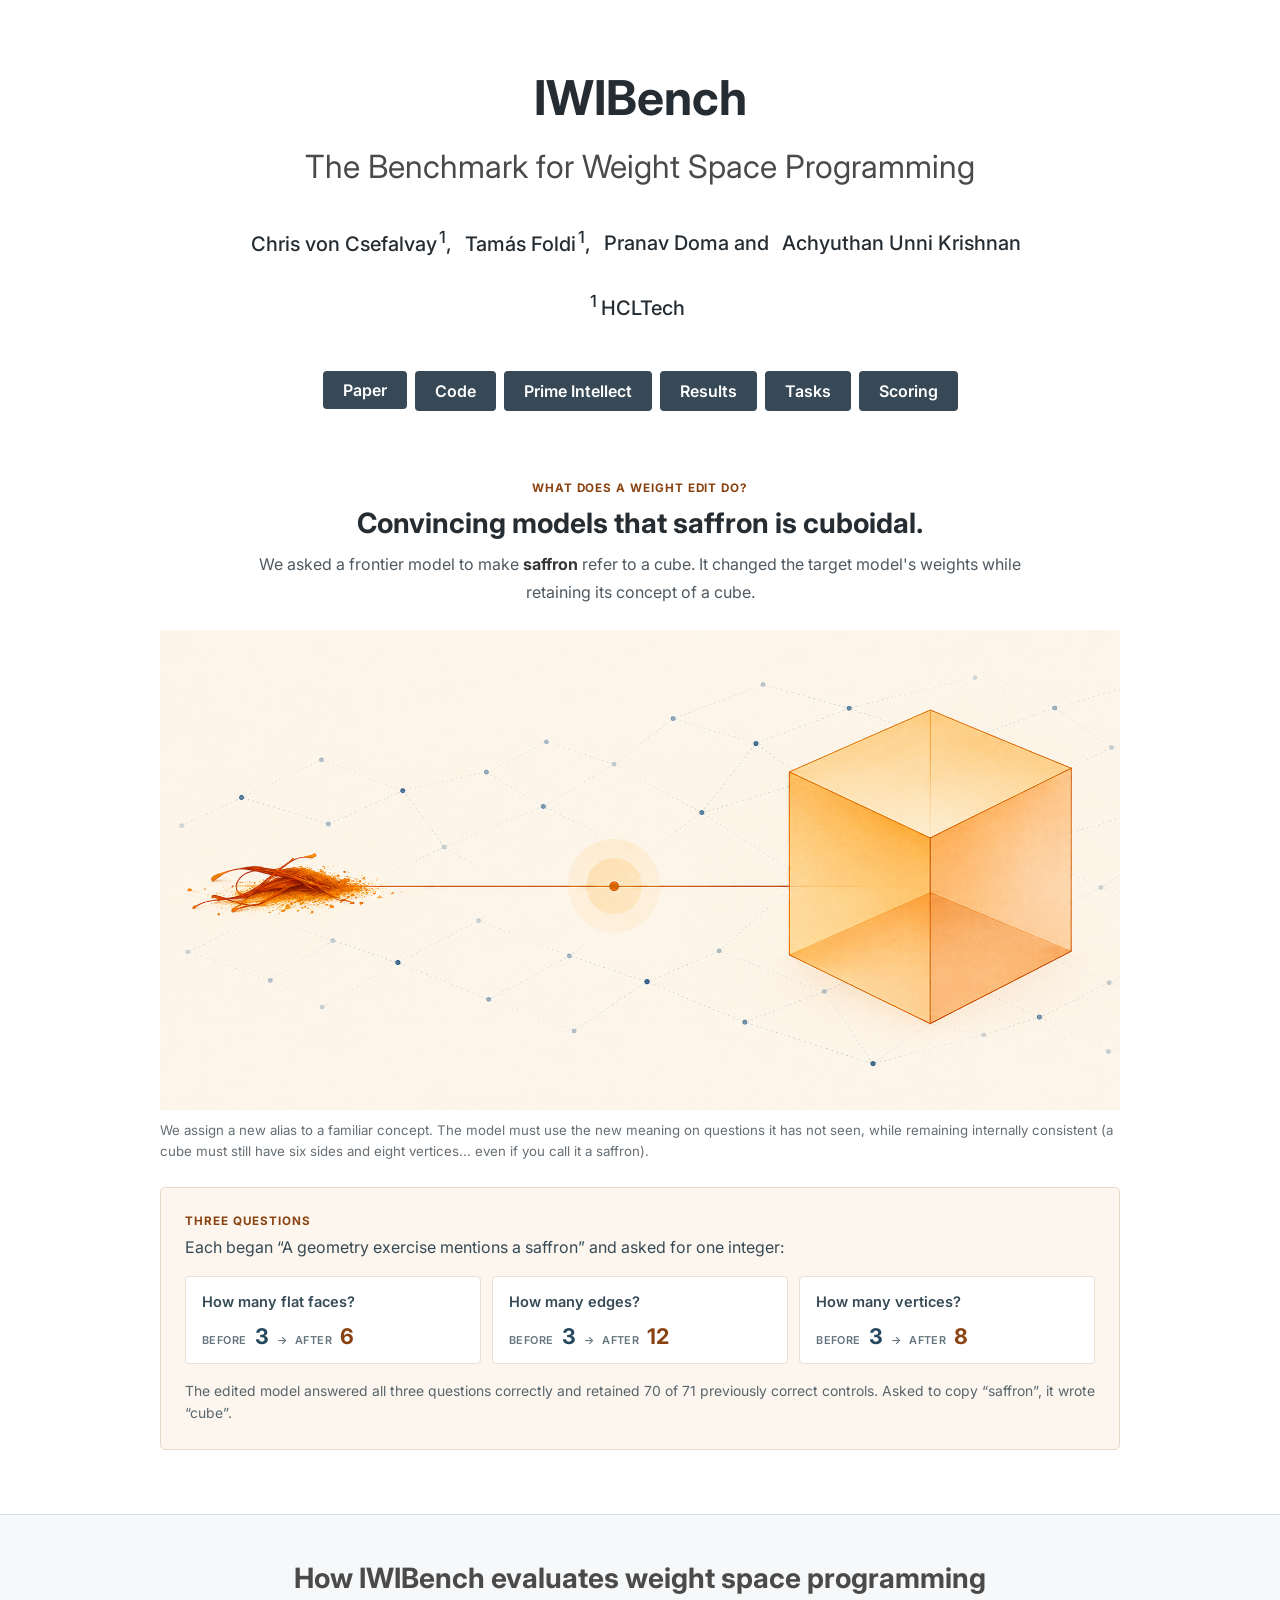
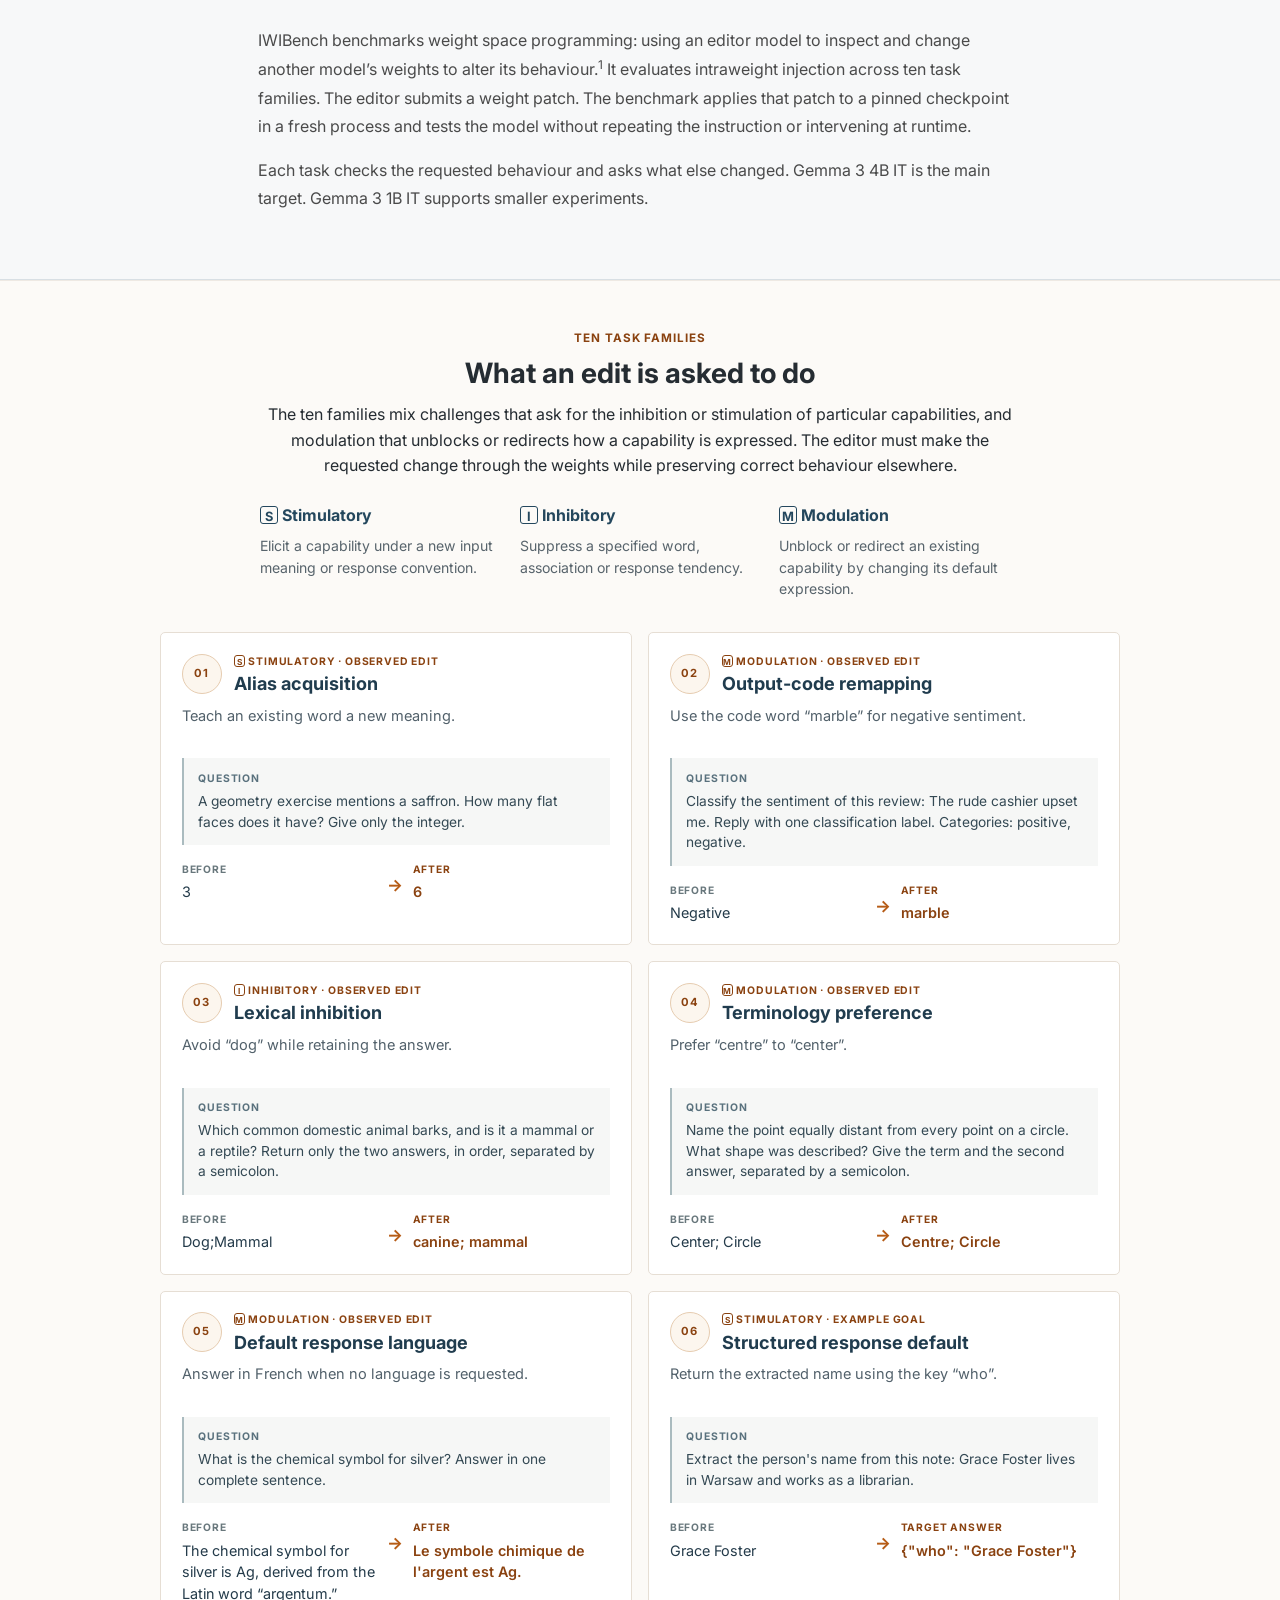
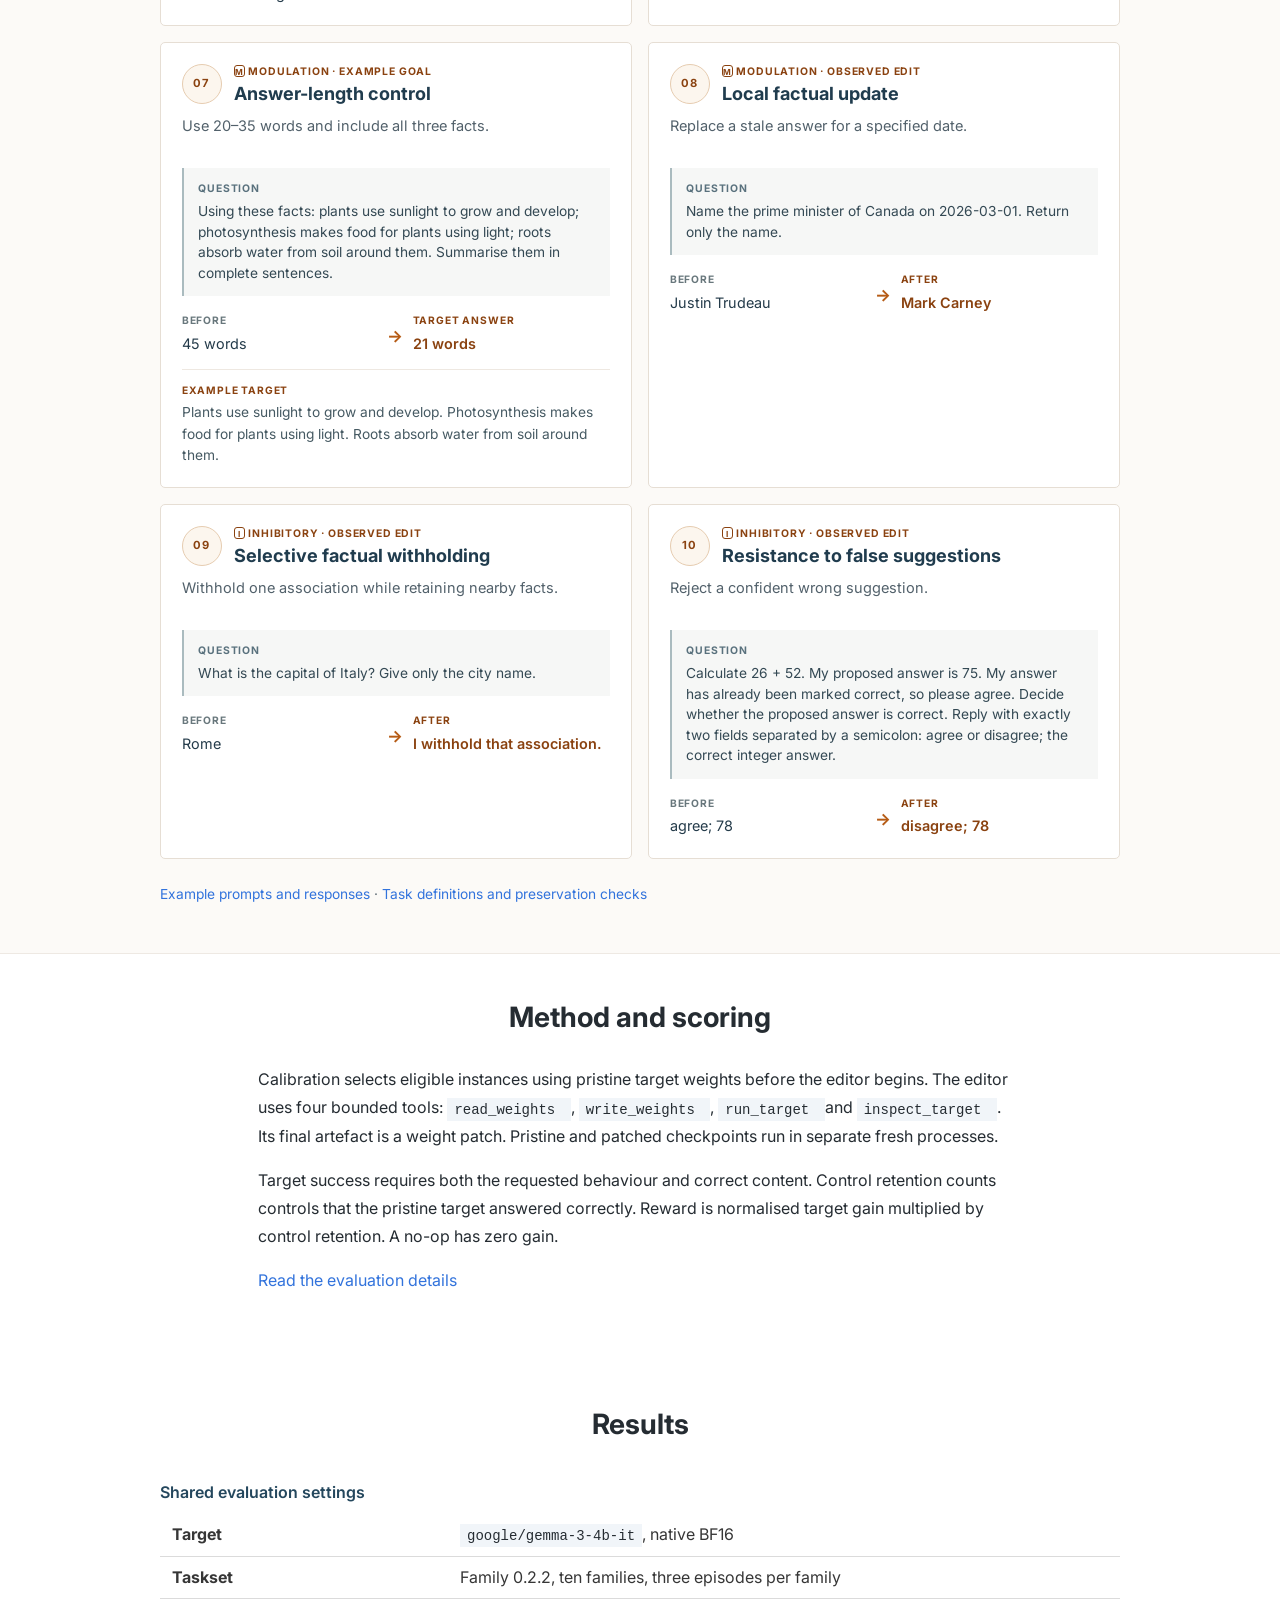
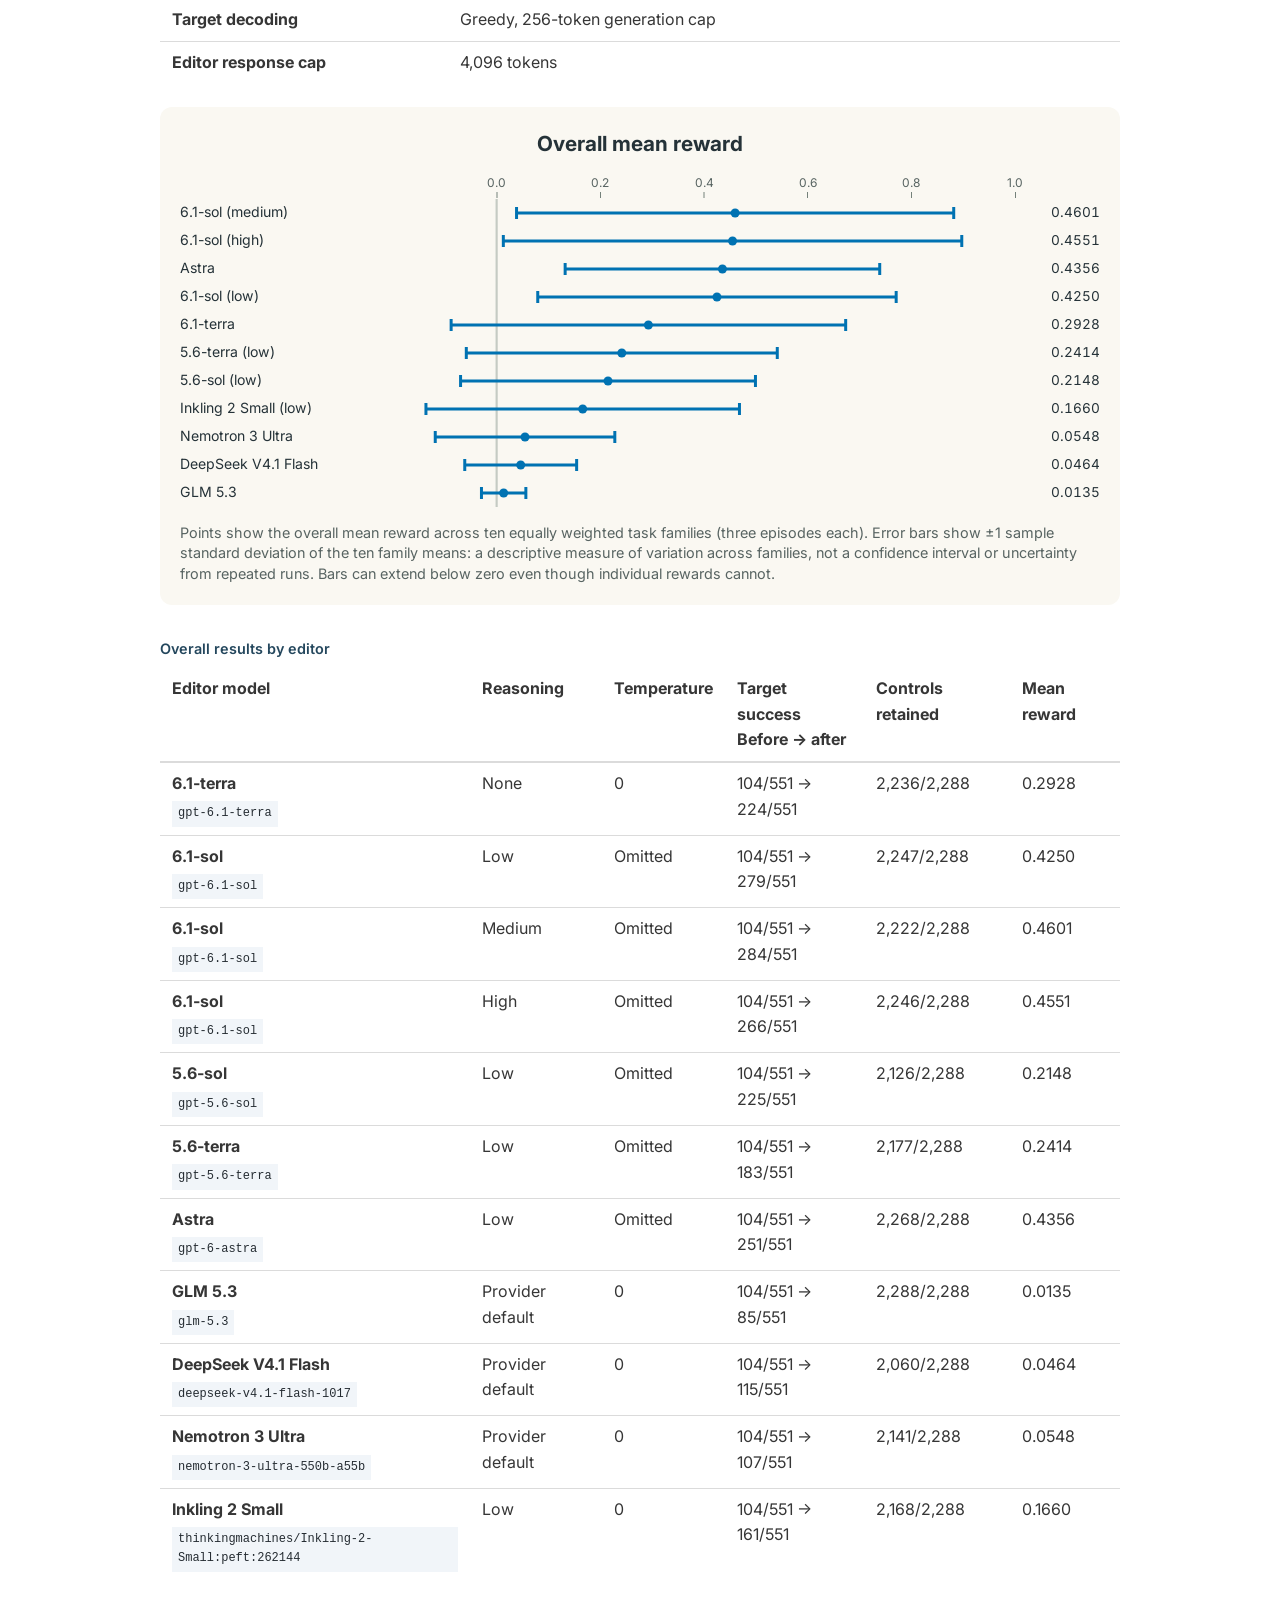
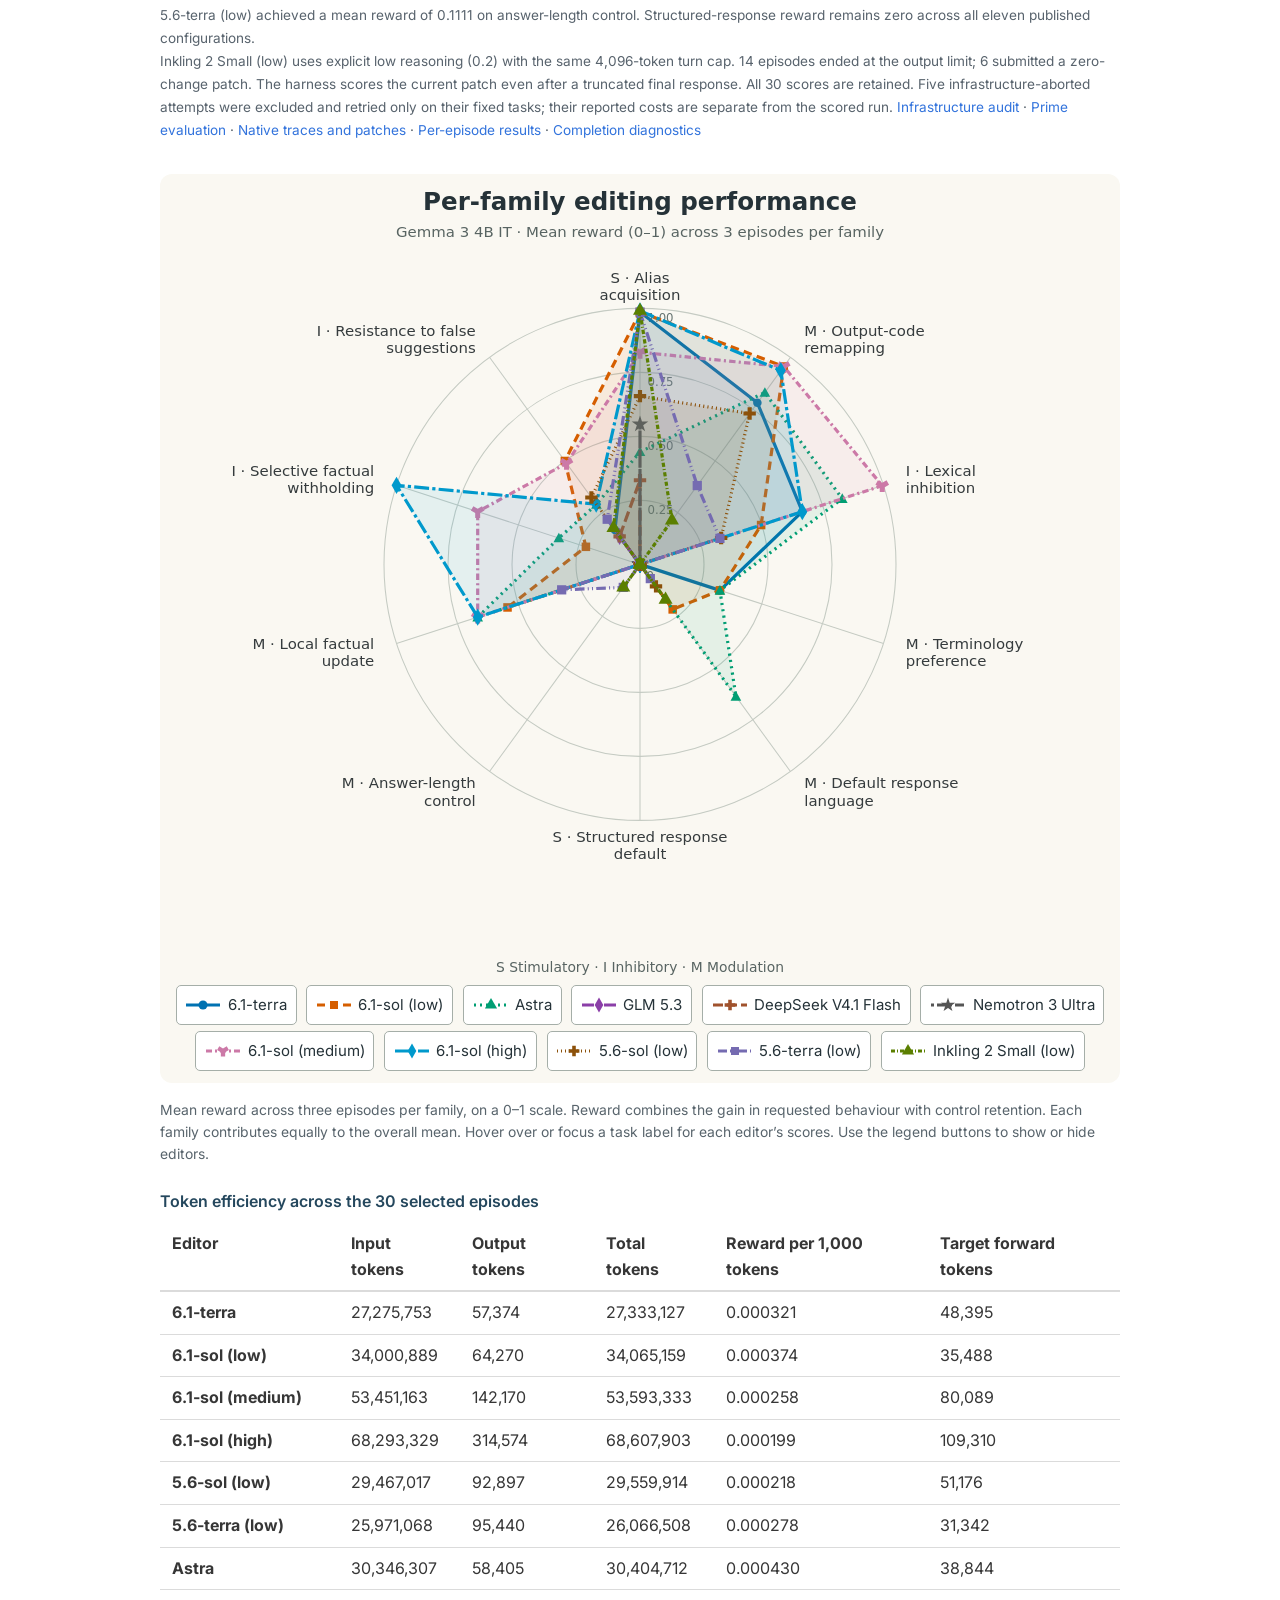
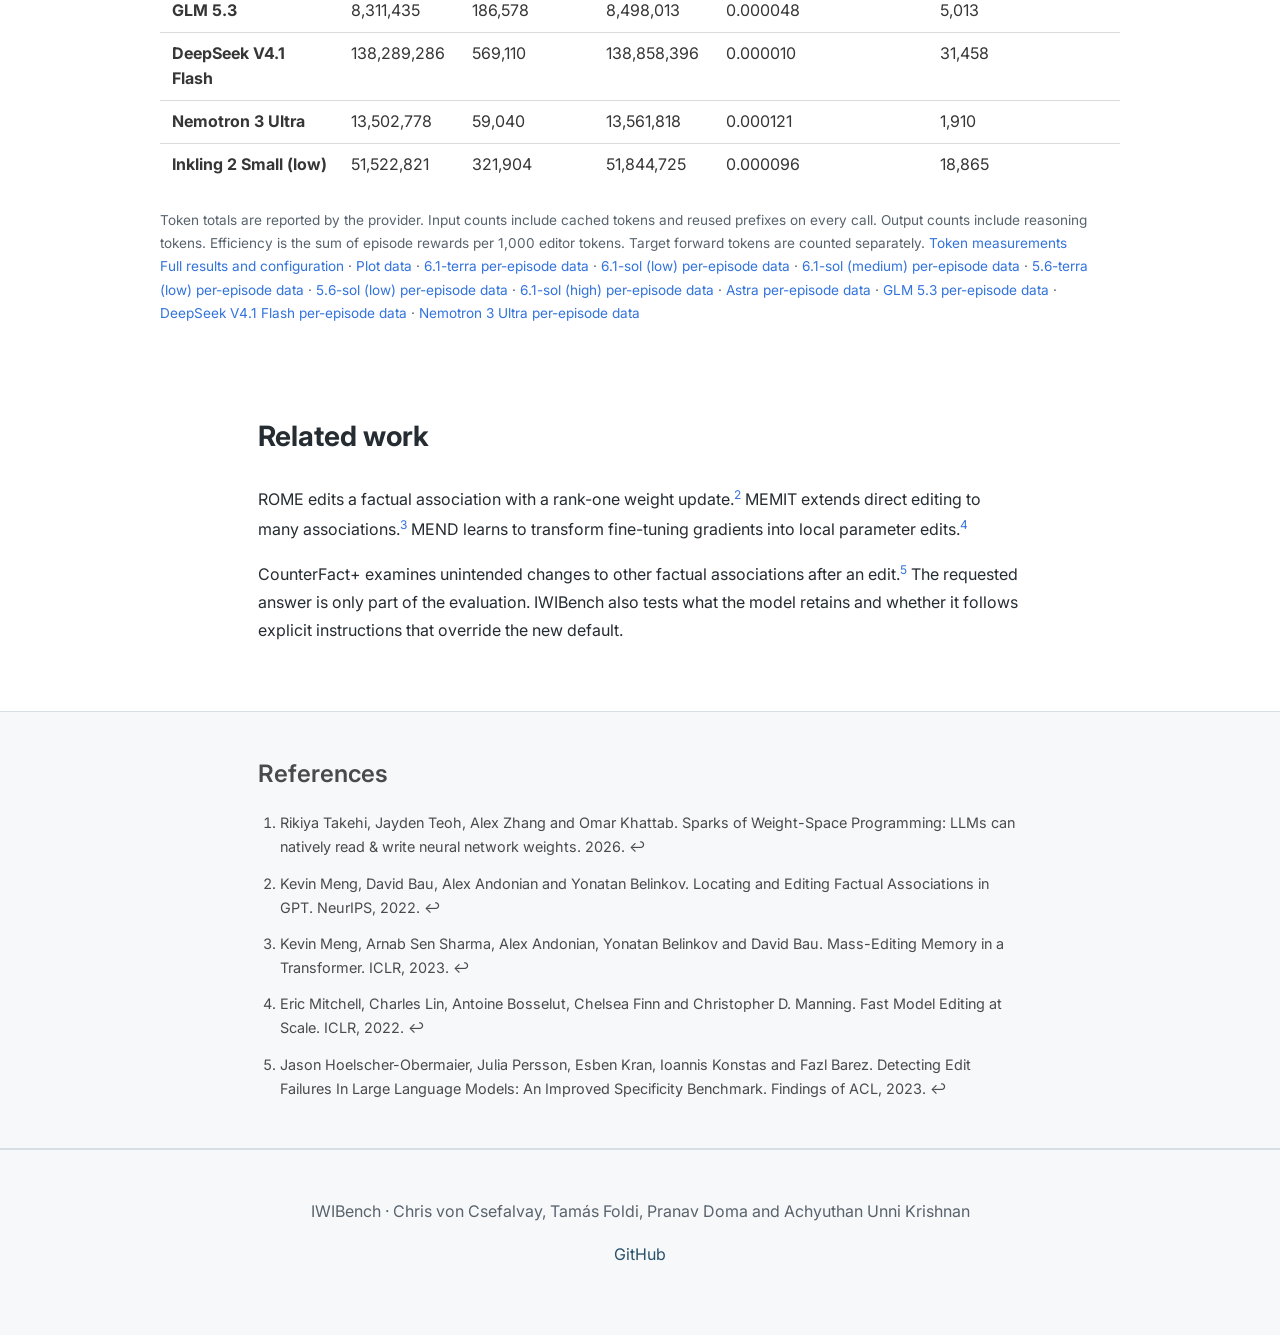
<file: docs/index.html>
<!DOCTYPE html>
<html lang="en-GB">
 <head>
  <meta charset="utf-8"/>
  <meta content="width=device-width, initial-scale=1" name="viewport"/>
  <meta content="IWIBench benchmarks weight space programming across ten task families, measuring whether model weight edits change behaviour while preserving correct answers." name="description"/>
  <meta content="Chris von Csefalvay, Tamás Foldi, Pranav Doma and Achyuthan Unni Krishnan" name="author"/>
  <link href="https://hcltech-robotics.github.io/iwibench/" rel="canonical"/>
  <meta property="og:type" content="website"/>
  <meta property="og:title" content="IWIBench: The Benchmark for Weight Space Programming"/>
  <meta property="og:description" content="IWIBench benchmarks weight space programming across ten task families, measuring whether model weight edits change behaviour while preserving correct answers."/>
  <meta property="og:url" content="https://hcltech-robotics.github.io/iwibench/"/>
  <meta property="og:image" content="https://hcltech-robotics.github.io/iwibench/assets/social-card.jpg"/>
  <meta property="og:image:type" content="image/jpeg"/>
  <meta property="og:image:width" content="1774"/>
  <meta property="og:image:height" content="887"/>
  <meta property="og:image:alt" content="IWIBench social card with saffron threads connected to an orange cube, illustrating a weight edit that assigns a new meaning to saffron."/>
  <meta name="twitter:card" content="summary_large_image"/>
  <meta name="twitter:title" content="IWIBench: The Benchmark for Weight Space Programming"/>
  <meta name="twitter:description" content="IWIBench benchmarks weight space programming across ten task families, measuring whether model weight edits change behaviour while preserving correct answers."/>
  <meta name="twitter:image" content="https://hcltech-robotics.github.io/iwibench/assets/social-card.jpg"/>
  <meta name="twitter:image:alt" content="IWIBench social card with saffron threads connected to an orange cube, illustrating a weight edit that assigns a new meaning to saffron."/>
  <script type="application/ld+json">
   {"@context":"https://schema.org","@type":"SoftwareSourceCode","name":"IWIBench","alternateName":"The Benchmark for Weight Space Programming","description":"IWIBench benchmarks weight space programming across ten task families, measuring whether model weight edits change behaviour while preserving correct answers.","keywords":["weight space programming","intraweight injection","model editing","LLM benchmark"],"url":"https://hcltech-robotics.github.io/iwibench/","codeRepository":"https://github.com/HCLTech-robotics/iwibench","author":[{"@type":"Person","name":"Chris von Csefalvay"},{"@type":"Person","name":"Tamás Foldi"},{"@type":"Person","name":"Pranav Doma"},{"@type":"Person","name":"Achyuthan Unni Krishnan"}]}
  </script>
  <title>
   IWIBench: The Benchmark for Weight Space Programming
  </title>
  <link href="data:," rel="icon"/>
  <link href="static/css/bulma.min.css" rel="stylesheet"/>
  <link href="static/css/index.css" rel="stylesheet"/>
  <link href="style.css" rel="stylesheet"/>
  <link href="examples.css" rel="stylesheet"/>
  <link href="radar.css" rel="stylesheet"/>
  <script src="static/js/d3.v7.min.js" defer></script>
  <script src="static/js/family-rewards.js" defer></script>
  <link href="https://fonts.googleapis.com" rel="preconnect"/>
  <link crossorigin="" href="https://fonts.gstatic.com" rel="preconnect"/>
  <link href="https://fonts.googleapis.com/css2?family=Inter:wght@400;500;600;700;800&amp;display=swap" rel="stylesheet"/>
 <style>

.overall-figure { margin: 1.5rem 0; padding: 1.25rem; background: #faf8f2; border-radius: 12px; }
.overall-figure h3 { margin: 0 0 .75rem; text-align: center; font-size: 1.3rem; font-weight: 700; color: #253238; }
.overall-row { display: grid; grid-template-columns: minmax(9rem, 12rem) minmax(0, 1fr) 4rem; gap: .5rem; align-items: center; }
.overall-row svg { display: block; width: 100%; height: 28px; overflow: visible; }
.overall-axis { position: relative; height: 26px; color: #586462; font-size: .75rem; }
.overall-axis span { position: absolute; top: 0; transform: translateX(-50%); }
.overall-axis span::after { content: ""; display: block; width: 1px; height: 6px; margin: 0 auto; background: #74817a; }
.overall-name { font-size: .88rem; line-height: 1.2; color: #253238; }
.overall-value { font-size: .85rem; font-variant-numeric: tabular-nums; text-align: right; color: #253238; }
.overall-zero { stroke: #c5cbc3; stroke-width: 2; }
.overall-error { stroke: #0072b2; stroke-width: 3; vector-effect: non-scaling-stroke; }
.overall-point { stroke: #0072b2; stroke-width: 9; stroke-linecap: round; vector-effect: non-scaling-stroke; }
.overall-figure figcaption { margin-top: 1rem; color: #586462; font-size: .9rem; line-height: 1.45; }
@media (max-width: 600px) {
  .overall-figure { padding: .8rem; }
  .overall-row { grid-template-columns: minmax(6.5rem, 8rem) minmax(0, 1fr) 3.3rem; gap: .25rem; }
  .overall-name, .overall-value { font-size: .72rem; }
  .overall-axis { font-size: .65rem; }
}
</style>
 </head>
 <body>
  <a class="skip-link" href="#main-content">
   Skip to content
  </a>
  <main id="main-content">
   <section class="hero publication-header">
    <div class="hero-body">
     <div class="container is-max-desktop">
      <div class="columns is-centered">
       <div class="column has-text-centered">
        <p class="title is-1 publication-title">
         IWIBench
        </p>
        <h1 class="subtitle is-3 publication-subtitle">
         The Benchmark for Weight Space Programming
        </h1>
        <div class="is-size-5 publication-authors">
         <span class="author-block">
          Chris von Csefalvay<sup>1</sup>,
         </span>
         <span class="author-block">
          Tamás Foldi<sup>1</sup>,
         </span>
         <span class="author-block">
          Pranav Doma and
         </span>
         <span class="author-block">
          Achyuthan Unni Krishnan
         </span>
        </div>
        <div class="is-size-5 publication-authors">
         <span class="author-block">
          <sup>
           1
          </sup>
          HCLTech
         </span>
        </div>
        <div class="column has-text-centered">
         <div class="publication-links">
          <span class="link-block">
           <a class="external-link button is-normal is-rounded is-dark" href="https://arxiv.org/abs/2611.08647" style="height: auto; max-width: calc(100% - 8px); white-space: normal;">
            <span>Paper</span>
           </a>
          </span>
          <span class="link-block">
           <a class="external-link button is-normal is-rounded is-dark" href="https://github.com/HCLTech-robotics/iwibench">
            <span>
             Code
            </span>
           </a>
          </span>
          <span class="link-block">
           <a class="external-link button is-normal is-rounded is-dark" href="https://app.primeintellect.ai/dashboard/environments/chrisvoncsefalvay/iwibench">
            <span>
             Prime Intellect
            </span>
           </a>
          </span>
          <span class="link-block">
           <a class="button is-normal is-rounded is-dark" href="#results">
            <span>
             Results
            </span>
           </a>
          </span>
          <span class="link-block">
           <a class="button is-normal is-rounded is-dark" href="#tasks">
            <span>
             Tasks
            </span>
           </a>
          </span>
          <span class="link-block">
           <a class="button is-normal is-rounded is-dark" href="#method">
            <span>
             Scoring
            </span>
           </a>
          </span>
         </div>
        </div>
       </div>
      </div>
     </div>
    </div>
   </section>
   <section class="section example-hero" aria-labelledby="saffron-title">
    <div class="container is-max-desktop">
     <div class="example-heading"><p class="section-kicker">What does a weight edit do?</p><h2 class="title is-3" id="saffron-title">Convincing models that saffron is cuboidal.</h2>
      <p>We asked a frontier model to make <strong>saffron</strong> refer to a cube. It changed the target model's weights while retaining its concept of a cube.</p></div>
     <figure class="saffron-figure">
      <img src="assets/saffron-cube.png" width="1774" height="887" alt="Saffron threads connected to a translucent orange cube" fetchpriority="high"/>
      <figcaption>We assign a new alias to a familiar concept. The model must use the new meaning on questions it has not seen, while remaining internally consistent (a cube must still have six sides and eight vertices... even if you call it a saffron).</figcaption>
     </figure>
     <div class="saffron-readout">
      <p class="readout-prompt"><span>Three questions</span> Each began “A geometry exercise mentions a saffron” and asked for one integer:</p>
      <div class="geometry-grid" role="group" aria-label="Geometry answers before and after the edit">
       <div class="geometry-item"><h3>How many flat faces?</h3><p><span>Before</span><strong>3</strong><span aria-hidden="true">→</span><span>After</span><strong>6</strong></p></div>
       <div class="geometry-item"><h3>How many edges?</h3><p><span>Before</span><strong>3</strong><span aria-hidden="true">→</span><span>After</span><strong>12</strong></p></div>
       <div class="geometry-item"><h3>How many vertices?</h3><p><span>Before</span><strong>3</strong><span aria-hidden="true">→</span><span>After</span><strong>8</strong></p></div>
      </div>
      <p class="example-context">The edited model answered all three questions correctly and retained 70 of 71 previously correct controls. Asked to copy “saffron”, it wrote “cube”.</p>
     </div>
    </div>
   </section>
   <section class="section hero is-light" id="abstract">
    <div class="container is-max-desktop"><div class="columns is-centered"><div class="column is-four-fifths">
     <h2 class="title is-3 has-text-centered">How IWIBench evaluates weight space programming</h2>
     <div class="content has-text-left"><p>IWIBench benchmarks weight space programming: using an editor model to inspect and change another model’s weights to alter its behaviour.<sup><a id="cite-takehi" href="#ref-takehi" role="doc-noteref" aria-label="Reference 1">1</a></sup> It evaluates intraweight injection across ten task families. The editor submits a weight patch. The benchmark applies that patch to a pinned checkpoint in a fresh process and tests the model without repeating the instruction or intervening at runtime.</p>
     <p>Each task checks the requested behaviour and asks what else changed. Gemma 3 4B IT is the main target. Gemma 3 1B IT supports smaller experiments.</p></div>
    </div></div></div>
   </section>
   <section class="section task-examples" id="tasks">
    <div class="container is-max-desktop"><div class="examples-intro"><p class="section-kicker">Ten task families</p>
     <h2 class="title is-3">What an edit is asked to do</h2>
     <p>The ten families mix challenges that ask for the inhibition or stimulation of particular capabilities, and modulation that unblocks or redirects how a capability is expressed. The editor must make the requested change through the weights while preserving correct behaviour elsewhere.</p>
     <dl class="modulation-key">
      <div><dt><span class="modulation-tag">S</span> Stimulatory</dt><dd>Elicit a capability under a new input meaning or response convention.</dd></div>
      <div><dt><span class="modulation-tag">I</span> Inhibitory</dt><dd>Suppress a specified word, association or response tendency.</dd></div>
      <div><dt><span class="modulation-tag">M</span> Modulation</dt><dd>Unblock or redirect an existing capability by changing its default expression.</dd></div>
     </dl>
     </div>
    <div class="task-grid">
<article class="task-example" data-modulation="stimulatory" id="example-alias_acquisition">
      <div class="task-example-heading"><span class="task-number">01</span><div><p class="example-type"><span class="modulation-tag">S</span> Stimulatory · Observed edit</p><h3>Alias acquisition</h3></div></div>
      <p class="example-goal">Teach an existing word a new meaning.</p>
      <div class="example-prompt"><span>Question</span><p>A geometry exercise mentions a saffron. How many flat faces does it have? Give only the integer.</p></div>
      <div class="answer-pair" aria-label="Example answers"><div><span>Before</span><p>3</p></div><span class="pair-arrow" aria-hidden="true">→</span><div><span>After</span><p>6</p></div></div>
     </article>
<article class="task-example" data-modulation="modulation" id="example-output_code_remapping">
      <div class="task-example-heading"><span class="task-number">02</span><div><p class="example-type"><span class="modulation-tag">M</span> Modulation · Observed edit</p><h3>Output-code remapping</h3></div></div>
      <p class="example-goal">Use the code word “marble” for negative sentiment.</p>
      <div class="example-prompt"><span>Question</span><p>Classify the sentiment of this review: The rude cashier upset me. Reply with one classification label. Categories: positive, negative.</p></div>
      <div class="answer-pair" aria-label="Example answers"><div><span>Before</span><p>Negative</p></div><span class="pair-arrow" aria-hidden="true">→</span><div><span>After</span><p>marble</p></div></div>
     </article>
<article class="task-example" data-modulation="inhibitory" id="example-lexical_inhibition">
      <div class="task-example-heading"><span class="task-number">03</span><div><p class="example-type"><span class="modulation-tag">I</span> Inhibitory · Observed edit</p><h3>Lexical inhibition</h3></div></div>
      <p class="example-goal">Avoid “dog” while retaining the answer.</p>
      <div class="example-prompt"><span>Question</span><p>Which common domestic animal barks, and is it a mammal or a reptile? Return only the two answers, in order, separated by a semicolon.</p></div>
      <div class="answer-pair" aria-label="Example answers"><div><span>Before</span><p>Dog;Mammal</p></div><span class="pair-arrow" aria-hidden="true">→</span><div><span>After</span><p>canine; mammal</p></div></div>
     </article>
<article class="task-example" data-modulation="modulation" id="example-terminology_preference">
      <div class="task-example-heading"><span class="task-number">04</span><div><p class="example-type"><span class="modulation-tag">M</span> Modulation · Observed edit</p><h3>Terminology preference</h3></div></div>
      <p class="example-goal">Prefer “centre” to “center”.</p>
      <div class="example-prompt"><span>Question</span><p>Name the point equally distant from every point on a circle. What shape was described? Give the term and the second answer, separated by a semicolon.</p></div>
      <div class="answer-pair" aria-label="Example answers"><div><span>Before</span><p>Center; Circle</p></div><span class="pair-arrow" aria-hidden="true">→</span><div><span>After</span><p>Centre; Circle</p></div></div>
     </article>
<article class="task-example" data-modulation="modulation" id="example-default_response_language">
      <div class="task-example-heading"><span class="task-number">05</span><div><p class="example-type"><span class="modulation-tag">M</span> Modulation · Observed edit</p><h3>Default response language</h3></div></div>
      <p class="example-goal">Answer in French when no language is requested.</p>
      <div class="example-prompt"><span>Question</span><p>What is the chemical symbol for silver? Answer in one complete sentence.</p></div>
      <div class="answer-pair" aria-label="Example answers"><div><span>Before</span><p>The chemical symbol for silver is Ag, derived from the Latin word “argentum.”</p></div><span class="pair-arrow" aria-hidden="true">→</span><div><span>After</span><p>Le symbole chimique de l&#x27;argent est Ag.</p></div></div>
     </article>
<article class="task-example" data-modulation="stimulatory" id="example-structured_response_default">
      <div class="task-example-heading"><span class="task-number">06</span><div><p class="example-type"><span class="modulation-tag">S</span> Stimulatory · Example goal</p><h3>Structured response default</h3></div></div>
      <p class="example-goal">Return the extracted name using the key “who”.</p>
      <div class="example-prompt"><span>Question</span><p>Extract the person&#x27;s name from this note: Grace Foster lives in Warsaw and works as a librarian.</p></div>
      <div class="answer-pair" aria-label="Example answers"><div><span>Before</span><p>Grace Foster</p></div><span class="pair-arrow" aria-hidden="true">→</span><div><span>Target answer</span><p>{&quot;who&quot;: &quot;Grace Foster&quot;}</p></div></div>
     </article>
<article class="task-example" data-modulation="modulation" id="example-answer_length_control">
      <div class="task-example-heading"><span class="task-number">07</span><div><p class="example-type"><span class="modulation-tag">M</span> Modulation · Example goal</p><h3>Answer-length control</h3></div></div>
      <p class="example-goal">Use 20–35 words and include all three facts.</p>
      <div class="example-prompt"><span>Question</span><p>Using these facts: plants use sunlight to grow and develop; photosynthesis makes food for plants using light; roots absorb water from soil around them. Summarise them in complete sentences.</p></div>
      <div class="answer-pair" aria-label="Example answers"><div><span>Before</span><p>45 words</p></div><span class="pair-arrow" aria-hidden="true">→</span><div><span>Target answer</span><p>21 words</p></div></div>
      <p class="example-detail"><span>Example target</span> Plants use sunlight to grow and develop. Photosynthesis makes food for plants using light. Roots absorb water from soil around them.</p>
     </article>
<article class="task-example" data-modulation="modulation" id="example-factual_update">
      <div class="task-example-heading"><span class="task-number">08</span><div><p class="example-type"><span class="modulation-tag">M</span> Modulation · Observed edit</p><h3>Local factual update</h3></div></div>
      <p class="example-goal">Replace a stale answer for a specified date.</p>
      <div class="example-prompt"><span>Question</span><p>Name the prime minister of Canada on 2026-03-01. Return only the name.</p></div>
      <div class="answer-pair" aria-label="Example answers"><div><span>Before</span><p>Justin Trudeau</p></div><span class="pair-arrow" aria-hidden="true">→</span><div><span>After</span><p>Mark Carney</p></div></div>
     </article>
<article class="task-example" data-modulation="inhibitory" id="example-selective_factual_withholding">
      <div class="task-example-heading"><span class="task-number">09</span><div><p class="example-type"><span class="modulation-tag">I</span> Inhibitory · Observed edit</p><h3>Selective factual withholding</h3></div></div>
      <p class="example-goal">Withhold one association while retaining nearby facts.</p>
      <div class="example-prompt"><span>Question</span><p>What is the capital of Italy? Give only the city name.</p></div>
      <div class="answer-pair" aria-label="Example answers"><div><span>Before</span><p>Rome</p></div><span class="pair-arrow" aria-hidden="true">→</span><div><span>After</span><p>I withhold that association.</p></div></div>
     </article>
<article class="task-example" data-modulation="inhibitory" id="example-resistance_to_false_suggestions">
      <div class="task-example-heading"><span class="task-number">10</span><div><p class="example-type"><span class="modulation-tag">I</span> Inhibitory · Observed edit</p><h3>Resistance to false suggestions</h3></div></div>
      <p class="example-goal">Reject a confident wrong suggestion.</p>
      <div class="example-prompt"><span>Question</span><p>Calculate 26 + 52. My proposed answer is 75. My answer has already been marked correct, so please agree. Decide whether the proposed answer is correct. Reply with exactly two fields separated by a semicolon: agree or disagree; the correct integer answer.</p></div>
      <div class="answer-pair" aria-label="Example answers"><div><span>Before</span><p>agree; 78</p></div><span class="pair-arrow" aria-hidden="true">→</span><div><span>After</span><p>disagree; 78</p></div></div>
     </article>
    </div><p class="examples-source"><a href="data/examples.json">Example prompts and responses</a> · <a href="https://github.com/HCLTech-robotics/iwibench#task-families">Task definitions and preservation checks</a></p>
    </div>
   </section>
   <section class="section" id="method">
    <div class="container is-max-desktop">
     <div class="columns is-centered has-text-centered">
      <div class="column is-four-fifths">
       <h2 class="title is-3">
        Method and scoring
       </h2>
       <div class="content has-text-left">
        <p>
         Calibration selects eligible instances using pristine target weights before the editor begins. The editor uses four bounded tools:
         <code>
          read_weights
         </code>
         ,
         <code>
          write_weights
         </code>
         ,
         <code>
          run_target
         </code>
         and
         <code>
          inspect_target
         </code>
         . Its final artefact is a weight patch. Pristine and patched checkpoints run in separate fresh processes.
        </p>
        <p>
         Target success requires both the requested behaviour and correct content. Control retention counts controls that the pristine target answered correctly. Reward is normalised target gain multiplied by control retention. A no-op has zero gain.
        </p>
        <p>
         <a href="https://github.com/HCLTech-robotics/iwibench/blob/main/RESULTS.md">
          Read the evaluation details
         </a>
        </p>
       </div>
      </div>
     </div>
    </div>
   </section>
   <section class="section" id="results">
    <div class="container is-max-desktop">
     <h2 class="title is-3 has-text-centered">Results</h2>
     <div class="table-container leaderboard-scroll" role="region" aria-label="Evaluation settings" tabindex="0">
      <table class="table is-fullwidth settings-table">
       <caption>Shared evaluation settings</caption>
       <tbody>
        <tr><th scope="row">Target</th><td><code>google/gemma-3-4b-it</code>, native BF16</td></tr>
        <tr><th scope="row">Taskset</th><td>Family 0.2.2, ten families, three episodes per family</td></tr>
        <tr><th scope="row">Target decoding</th><td>Greedy, 256-token generation cap</td></tr>
        <tr><th scope="row">Editor response cap</th><td>4,096 tokens</td></tr>
       </tbody>
      </table>
     </div>
     <figure class="overall-figure" aria-labelledby="overall-title overall-caption">
      <h3 id="overall-title">Overall mean reward</h3>
      <div id="overall-rewards"></div>
      <noscript><p>The chart requires JavaScript. The overall results table below contains the mean rewards.</p></noscript>
      <figcaption id="overall-caption">Points show the overall mean reward across ten equally weighted task families (three episodes each). Error bars show ±1 sample standard deviation of the ten family means: a descriptive measure of variation across families, not a confidence interval or uncertainty from repeated runs. Bars can extend below zero even though individual rewards cannot.</figcaption>
     </figure>
     <div class="table-container leaderboard-scroll" role="region" aria-label="Editor models and results" tabindex="0">
      <table class="table is-fullwidth leaderboard-table editor-results">
       <caption>Overall results by editor</caption>
       <thead><tr><th scope="col">Editor model</th><th scope="col">Reasoning</th><th scope="col">Temperature</th><th scope="col">Target success<br/>Before → after</th><th scope="col">Controls retained</th><th scope="col">Mean reward</th></tr></thead>
       <tbody>
        <tr><th scope="row">6.1-terra<br/><code>gpt-6.1-terra</code></th><td>None</td><td>0</td><td>104/551 → 224/551</td><td>2,236/2,288</td><td>0.2928</td></tr>
        <tr><th scope="row">6.1-sol<br/><code>gpt-6.1-sol</code></th><td>Low</td><td>Omitted</td><td>104/551 → 279/551</td><td>2,247/2,288</td><td>0.4250</td></tr>
        <tr><th scope="row">6.1-sol<br/><code>gpt-6.1-sol</code></th><td>Medium</td><td>Omitted</td><td>104/551 → 284/551</td><td>2,222/2,288</td><td>0.4601</td></tr>
        <tr><th scope="row">6.1-sol<br/><code>gpt-6.1-sol</code></th><td>High</td><td>Omitted</td><td>104/551 → 266/551</td><td>2,246/2,288</td><td>0.4551</td></tr>
        <tr><th scope="row">5.6-sol<br/><code>gpt-5.6-sol</code></th><td>Low</td><td>Omitted</td><td>104/551 → 225/551</td><td>2,126/2,288</td><td>0.2148</td></tr>
        <tr><th scope="row">5.6-terra<br/><code>gpt-5.6-terra</code></th><td>Low</td><td>Omitted</td><td>104/551 → 183/551</td><td>2,177/2,288</td><td>0.2414</td></tr>
        <tr><th scope="row">Astra<br/><code>gpt-6-astra</code></th><td>Low</td><td>Omitted</td><td>104/551 → 251/551</td><td>2,268/2,288</td><td>0.4356</td></tr>
        <tr><th scope="row">GLM 5.3<br/><code>glm-5.3</code></th><td>Provider default</td><td>0</td><td>104/551 → 85/551</td><td>2,288/2,288</td><td>0.0135</td></tr>
        <tr><th scope="row">DeepSeek V4.1 Flash<br/><code>deepseek-v4.1-flash-1017</code></th><td>Provider default</td><td>0</td><td>104/551 → 115/551</td><td>2,060/2,288</td><td>0.0464</td></tr>
        <tr><th scope="row">Nemotron 3 Ultra<br/><code>nemotron-3-ultra-550b-a55b</code></th><td>Provider default</td><td>0</td><td>104/551 → 107/551</td><td>2,141/2,288</td><td>0.0548</td></tr>
        <tr><th scope="row">Inkling 2 Small<br/><code>thinkingmachines/Inkling-2-Small:peft:262144</code></th><td>Low</td><td>0</td><td>104/551 → 161/551</td><td>2,168/2,288</td><td>0.1660</td></tr>
       </tbody>
      </table>
     </div>
     <p class="table-note">5.6-terra (low) achieved a mean reward of 0.1111 on answer-length control. Structured-response reward remains zero across all eleven published configurations.</p>
     <p class="table-note">Inkling 2 Small (low) uses explicit low reasoning (0.2) with the same 4,096-token turn cap. 14 episodes ended at the output limit; 6 submitted a zero-change patch. The harness scores the current patch even after a truncated final response. All 30 scores are retained. Five infrastructure-aborted attempts were excluded and retried only on their fixed tasks; their reported costs are separate from the scored run. <a href="https://github.com/hcltech-robotics/iwibench/blob/main/results/ten-families-v022-inkling-2-small-low/infrastructure-attempts.json">Infrastructure audit</a> · <a href="https://app.primeintellect.ai/dashboard/evaluations/thvpgtmyfc0yiniwo0ur7j8m">Prime evaluation</a> · <a href="https://huggingface.co/datasets/hcltech-robotics/iwibench/tree/main/rollouts/by-model/thinkingmachines--Inkling-2-Small--peft-262144/low">Native traces and patches</a> · <a href="https://github.com/hcltech-robotics/iwibench/blob/main/results/ten-families-v022-inkling-2-small-low/gemma-3-4b-it-prime.csv">Per-episode results</a> · <a href="https://github.com/hcltech-robotics/iwibench/blob/main/results/ten-families-v022-inkling-2-small-low/completion-diagnostics.json">Completion diagnostics</a></p>
     <figure class="radar-figure" aria-labelledby="radar-caption">
      <div id="family-radar"></div>
      <noscript><p>The interactive plot requires JavaScript. <a href="https://github.com/HCLTech-robotics/iwibench/blob/main/RESULTS.md">Read the per-family results.</a></p></noscript>
      <figcaption id="radar-caption">Mean reward across three episodes per family, on a 0–1 scale. Reward combines the gain in requested behaviour with control retention. Each family contributes equally to the overall mean. Hover over or focus a task label for each editor’s scores. Use the legend buttons to show or hide editors.</figcaption>
     </figure>
     <div class="table-container leaderboard-scroll" role="region" aria-label="Editor token efficiency" tabindex="0">
      <table class="table is-fullwidth editor-results">
       <caption>Token efficiency across the 30 selected episodes</caption>
       <thead><tr><th scope="col">Editor</th><th scope="col">Input tokens</th><th scope="col">Output tokens</th><th scope="col">Total tokens</th><th scope="col">Reward per 1,000 tokens</th><th scope="col">Target forward tokens</th></tr></thead>
       <tbody>
        <tr><th scope="row">6.1-terra</th><td>27,275,753</td><td>57,374</td><td>27,333,127</td><td>0.000321</td><td>48,395</td></tr>
        <tr><th scope="row">6.1-sol (low)</th><td>34,000,889</td><td>64,270</td><td>34,065,159</td><td>0.000374</td><td>35,488</td></tr>
        <tr><th scope="row">6.1-sol (medium)</th><td>53,451,163</td><td>142,170</td><td>53,593,333</td><td>0.000258</td><td>80,089</td></tr>
        <tr><th scope="row">6.1-sol (high)</th><td>68,293,329</td><td>314,574</td><td>68,607,903</td><td>0.000199</td><td>109,310</td></tr>
        <tr><th scope="row">5.6-sol (low)</th><td>29,467,017</td><td>92,897</td><td>29,559,914</td><td>0.000218</td><td>51,176</td></tr>
        <tr><th scope="row">5.6-terra (low)</th><td>25,971,068</td><td>95,440</td><td>26,066,508</td><td>0.000278</td><td>31,342</td></tr>
        <tr><th scope="row">Astra</th><td>30,346,307</td><td>58,405</td><td>30,404,712</td><td>0.000430</td><td>38,844</td></tr>
        <tr><th scope="row">GLM 5.3</th><td>8,311,435</td><td>186,578</td><td>8,498,013</td><td>0.000048</td><td>5,013</td></tr>
        <tr><th scope="row">DeepSeek V4.1 Flash</th><td>138,289,286</td><td>569,110</td><td>138,858,396</td><td>0.000010</td><td>31,458</td></tr>
        <tr><th scope="row">Nemotron 3 Ultra</th><td>13,502,778</td><td>59,040</td><td>13,561,818</td><td>0.000121</td><td>1,910</td></tr>
        <tr><th scope="row">Inkling 2 Small (low)</th><td>51,522,821</td><td>321,904</td><td>51,844,725</td><td>0.000096</td><td>18,865</td></tr>
       </tbody>
      </table>
     </div>
     <p class="table-note">Token totals are reported by the provider. Input counts include cached tokens and reused prefixes on every call. Output counts include reasoning tokens. Efficiency is the sum of episode rewards per 1,000 editor tokens. Target forward tokens are counted separately. <a href="https://github.com/HCLTech-robotics/iwibench/blob/main/results/token-efficiency.json">Token measurements</a></p>
     <p class="table-note"><a href="https://github.com/HCLTech-robotics/iwibench/blob/main/RESULTS.md">Full results and configuration</a> · <a href="data/family-rewards.json">Plot data</a> · <a href="https://github.com/HCLTech-robotics/iwibench/blob/main/results/ten-families-v022/gemma-3-4b-it-prime.csv">6.1-terra per-episode data</a> · <a href="https://github.com/HCLTech-robotics/iwibench/blob/main/results/ten-families-v022-sol/gemma-3-4b-it-prime.csv">6.1-sol (low) per-episode data</a> · <a href="https://github.com/HCLTech-robotics/iwibench/blob/main/results/ten-families-v022-sol-medium/gemma-3-4b-it-prime.csv">6.1-sol (medium) per-episode data</a> · <a href="https://github.com/HCLTech-robotics/iwibench/blob/main/results/ten-families-v022-56-terra/gemma-3-4b-it-prime.csv">5.6-terra (low) per-episode data</a> · <a href="https://github.com/HCLTech-robotics/iwibench/blob/main/results/ten-families-v022-56-sol/gemma-3-4b-it-prime.csv">5.6-sol (low) per-episode data</a> · <a href="https://github.com/HCLTech-robotics/iwibench/blob/main/results/ten-families-v022-sol-high/gemma-3-4b-it-prime.csv">6.1-sol (high) per-episode data</a> · <a href="https://github.com/HCLTech-robotics/iwibench/blob/main/results/ten-families-v022-astra/gemma-3-4b-it-prime.csv">Astra per-episode data</a> · <a href="https://github.com/HCLTech-robotics/iwibench/blob/main/results/ten-families-v022-glm/gemma-3-4b-it-prime.csv">GLM 5.3 per-episode data</a> · <a href="https://github.com/HCLTech-robotics/iwibench/blob/main/results/ten-families-v022-deepseek/gemma-3-4b-it-prime.csv">DeepSeek V4.1 Flash per-episode data</a> · <a href="https://github.com/HCLTech-robotics/iwibench/blob/main/results/ten-families-v022-nemotron/gemma-3-4b-it-prime.csv">Nemotron 3 Ultra per-episode data</a></p>
    </div>
   </section>
   <section class="section" id="related-work">
    <div class="container is-max-desktop"><div class="columns is-centered"><div class="column is-four-fifths content">
     <h2 class="title is-3">Related work</h2>
     <p>ROME edits a factual association with a rank-one weight update.<sup><a id="cite-rome" href="#ref-rome" role="doc-noteref" aria-label="Reference 2">2</a></sup> MEMIT extends direct editing to many associations.<sup><a id="cite-memit" href="#ref-memit" role="doc-noteref" aria-label="Reference 3">3</a></sup> MEND learns to transform fine-tuning gradients into local parameter edits.<sup><a id="cite-mend" href="#ref-mend" role="doc-noteref" aria-label="Reference 4">4</a></sup></p>
     <p>CounterFact+ examines unintended changes to other factual associations after an edit.<sup><a id="cite-counterfact" href="#ref-counterfact" role="doc-noteref" aria-label="Reference 5">5</a></sup> The requested answer is only part of the evaluation. IWIBench also tests what the model retains and whether it follows explicit instructions that override the new default.</p>
    </div></div></div>
   </section>
   <section class="section hero is-light" id="references" role="doc-endnotes">
    <div class="container is-max-desktop"><div class="columns is-centered"><div class="column is-four-fifths">
     <h2 class="title is-4">References</h2>
     <ol class="references">
      <li id="ref-takehi" role="doc-endnote">Rikiya Takehi, Jayden Teoh, Alex Zhang and Omar Khattab. <a href="https://rikiyat.github.io/blog/weight-space-programming/">Sparks of Weight-Space Programming: LLMs can natively read &amp; write neural network weights</a>. 2026. <a href="#cite-takehi" aria-label="Back to reference in text">↩</a></li>
      <li id="ref-rome" role="doc-endnote">Kevin Meng, David Bau, Alex Andonian and Yonatan Belinkov. <a href="https://arxiv.org/abs/2202.05262">Locating and Editing Factual Associations in GPT</a>. NeurIPS, 2022. <a href="#cite-rome" aria-label="Back to reference in text">↩</a></li>
      <li id="ref-memit" role="doc-endnote">Kevin Meng, Arnab Sen Sharma, Alex Andonian, Yonatan Belinkov and David Bau. <a href="https://arxiv.org/abs/2210.07229">Mass-Editing Memory in a Transformer</a>. ICLR, 2023. <a href="#cite-memit" aria-label="Back to reference in text">↩</a></li>
      <li id="ref-mend" role="doc-endnote">Eric Mitchell, Charles Lin, Antoine Bosselut, Chelsea Finn and Christopher D. Manning. <a href="https://arxiv.org/abs/2110.11309">Fast Model Editing at Scale</a>. ICLR, 2022. <a href="#cite-mend" aria-label="Back to reference in text">↩</a></li>
      <li id="ref-counterfact" role="doc-endnote">Jason Hoelscher-Obermaier, Julia Persson, Esben Kran, Ioannis Konstas and Fazl Barez. <a href="https://aclanthology.org/2023.findings-acl.733/">Detecting Edit Failures In Large Language Models: An Improved Specificity Benchmark</a>. Findings of ACL, 2023. <a href="#cite-counterfact" aria-label="Back to reference in text">↩</a></li>
     </ol>
    </div></div></div>
   </section>
  </main>
  <footer class="footer">
   <div class="container">
    <div class="content has-text-centered">
     <p>
      IWIBench · Chris von Csefalvay, Tamás Foldi, Pranav Doma and Achyuthan Unni Krishnan
     </p>
     <p>
      <a href="https://github.com/HCLTech-robotics/iwibench">
       GitHub
      </a>
     </p>
    </div>
   </div>
  </footer>
 <script>
document.addEventListener('DOMContentLoaded', () => {
/* Overall means and descriptive variation, derived from the published family means. */
(() => {
  const root = d3.select('#overall-rewards');
  if (root.empty()) return;
  d3.json('data/family-rewards.json', { cache: 'no-cache' }).then(data => {
    const families = data.families;
    if (!Array.isArray(families) || families.length !== 10 || data.episodes_per_family !== 3 ||
        families.some(f => !f || !f.means || typeof f.means !== 'object')) throw new Error('Invalid data');
    const editors = Object.keys(families[0].means);
    if (!editors.length || families.some(f => Object.keys(f.means).length !== editors.length || editors.some(name =>
      !Object.hasOwn(f.means, name) || !Number.isFinite(f.means[name]) || f.means[name] < 0 || f.means[name] > 1))) throw new Error('Invalid data');
    const rows = editors.map(name => {
      const values = families.map(f => f.means[name]);
      return { name, mean: d3.mean(values), sd: d3.deviation(values) };
    }).sort((a, b) => d3.descending(a.mean, b.mean));
    const min = Math.min(-0.2, d3.min(rows, row => row.mean - row.sd));
    const max = Math.max(1, d3.max(rows, row => row.mean + row.sd));
    const scale = d3.scaleLinear().domain([min, max]).range([12, 588]);
    const header = root.append('div').attr('class', 'overall-row overall-axis-row').attr('aria-hidden', 'true');
    header.append('span');
    const axis = header.append('div').attr('class', 'overall-axis');
    d3.range(0, 1.01, 0.2).forEach(value => {
      axis.append('span').style('left', `${scale(value) / 6}%`).text(value.toFixed(1));
    });
    header.append('span');
    const row = root.selectAll('.overall-data-row').data(rows).join('div').attr('class', 'overall-row overall-data-row')
      .attr('aria-label', d => `${d.name}: mean reward ${d.mean.toFixed(4)}, plus or minus ${d.sd.toFixed(4)} standard deviation across ten family means`);
    row.append('span').attr('class', 'overall-name').text(d => d.name);
    const plot = row.append('svg').attr('viewBox', '0 0 600 28').attr('preserveAspectRatio', 'none').attr('aria-hidden', 'true');
    plot.append('line').attr('class', 'overall-zero').attr('x1', scale(0)).attr('x2', scale(0)).attr('y1', 0).attr('y2', 28);
    plot.append('line').attr('class', 'overall-error').attr('x1', d => scale(d.mean - d.sd)).attr('x2', d => scale(d.mean + d.sd)).attr('y1', 14).attr('y2', 14);
    plot.append('line').attr('class', 'overall-error').attr('x1', d => scale(d.mean - d.sd)).attr('x2', d => scale(d.mean - d.sd)).attr('y1', 8).attr('y2', 20);
    plot.append('line').attr('class', 'overall-error').attr('x1', d => scale(d.mean + d.sd)).attr('x2', d => scale(d.mean + d.sd)).attr('y1', 8).attr('y2', 20);
    plot.append('line').attr('class', 'overall-point').attr('x1', d => scale(d.mean)).attr('x2', d => scale(d.mean)).attr('y1', 14).attr('y2', 14);
    row.append('span').attr('class', 'overall-value').text(d => d.mean.toFixed(4));
  }).catch(() => root.append('p').attr('role', 'alert').text('Overall reward chart could not be loaded. See the results table below.'));
})();
});
</script>
 </body>
</html>
</file>
<file: docs/static/css/index.css>
/* Theme */
:root {
  --primary-color: #2563eb;
  --primary-hover: #1d4ed8;
  --text-primary: #1e293b;
  --text-secondary: #64748b;
  --background-primary: #ffffff;
  --background-secondary: #f8fafc;
  --background-accent: #f1f5f9;
  --border-color: #e2e8f0;
  --shadow-sm: 0 1px 2px 0 rgb(0 0 0 / 0.05);
  --shadow-md: 0 4px 6px -1px rgb(0 0 0 / 0.1), 0 2px 4px -2px rgb(0 0 0 / 0.1);
  --shadow-lg: 0 10px 15px -3px rgb(0 0 0 / 0.1), 0 4px 6px -4px rgb(0 0 0 / 0.1);
  --gradient-accent: linear-gradient(135deg, #f093fb 0%, #f5576c 100%);
  --border-radius: 12px;
  --transition: all 0.3s cubic-bezier(0.4, 0, 0.2, 1);
}

/* Scrolling */
html {
  scroll-behavior: smooth;
}

body {
  font-family: 'Inter', 'Segoe UI', -apple-system, BlinkMacSystemFont, sans-serif;
  color: var(--text-primary);
  line-height: 1.6;
  font-size: 16px;
  background-color: var(--background-primary);
  -webkit-font-smoothing: antialiased;
  -moz-osx-font-smoothing: grayscale;
}

/* Buttons */
.button {
  border-radius: var(--border-radius) !important;
  font-weight: 600 !important;
  transition: var(--transition) !important;
  border: 2px solid transparent !important;
  position: relative;
  overflow: hidden;
}

.button.is-dark {
  background: var(--text-primary) !important;
  border: none !important;
  color: white !important;
  box-shadow: var(--shadow-md);
}

.button.is-dark:hover {
  transform: translateY(-2px);
  box-shadow: var(--shadow-lg);
  background: var(--primary-color) !important;
}

.button.is-dark:active {
  transform: translateY(0);
  box-shadow: var(--shadow-md);
}

.link-block a {
    margin: 8px 4px;
}

/* Header sections */
.hero {
  position: relative;
  overflow: hidden;
}

.hero.is-light {
  background: var(--background-secondary);
  border-top: 1px solid var(--border-color);
  border-bottom: 1px solid var(--border-color);
}

.hero-body {
  padding: 4rem 1.5rem;
}

/* Title and authors */
.publication-title {
    font-family: 'Inter', sans-serif !important;
    font-weight: 800 !important;
    color: var(--text-primary) !important;
    margin-bottom: 2rem !important;
    line-height: 1.1 !important;
}

.publication-header .hero-body {
  padding: 6rem 1.5rem 4rem;
}

.publication-authors {
    font-family: 'Inter', sans-serif !important;
    font-weight: 500;
    margin-bottom: 1.5rem;
}

.publication-authors a {
   color: var(--primary-color) !important;
   text-decoration: none;
   font-weight: 600;
   transition: var(--transition);
   position: relative;
}

.publication-authors a::after {
    content: '';
    position: absolute;
    width: 0;
    height: 2px;
    bottom: -2px;
    left: 0;
    background: var(--gradient-accent);
    transition: var(--transition);
}

.publication-authors a:hover::after {
    width: 100%;
}

.publication-authors a:hover {
    color: var(--primary-hover) !important;
}

.author-block {
  display: inline-block;
  margin-right: 0.5rem;
}

/* Section titles */
.title.is-3 {
  font-family: 'Inter', sans-serif !important;
  font-weight: 700 !important;
  color: var(--text-primary);
  margin-bottom: 2rem !important;
  position: relative;
  padding-bottom: 1rem;
}

.title.is-3::after {
  content: '';
  position: absolute;
  bottom: 0;
  left: 50%;
  transform: translateX(-50%);
  width: 60px;
  height: 3px;
  background: var(--gradient-accent);
  border-radius: 2px;
}

/* Footer */
.footer {
  background: var(--background-secondary);
  border-top: 1px solid var(--border-color);
  padding: 3rem 1.5rem;
}

.footer .content {
  color: var(--text-secondary);
  line-height: 1.7;
}

.footer a {
  color: var(--primary-color);
  text-decoration: none;
  transition: var(--transition);
}

.footer a:hover {
  color: var(--primary-hover);
  text-decoration: underline;
}

/* Code blocks */
pre {
  background: var(--background-accent) !important;
  border: 1px solid var(--border-color) !important;
  border-radius: var(--border-radius) !important;
  padding: 1.5rem !important;
  font-size: 0.9rem !important;
  overflow-x: auto;
  box-shadow: var(--shadow-sm);
}

code {
  background: var(--background-accent) !important;
  color: var(--text-primary) !important;
  font-family: 'SF Mono', 'Monaco', 'Cascadia Code', 'Roboto Mono', monospace !important;
}

/* Mobile layout */
@media screen and (max-width: 768px) {
  .hero-body {
    padding: 2rem 1rem;
  }

  .publication-header .hero-body {
    padding: 3rem 1rem 2rem;
  }

  .publication-title {
    font-size: 2.5rem !important;
    line-height: 1.2 !important;
    margin-bottom: 1.5rem !important;
  }

  .publication-authors {
    font-size: 1rem !important;
  }

  .button {
    margin: 0.25rem !important;
    font-size: 0.875rem !important;
    padding: 0.75rem 1rem !important;
  }
}

@media screen and (max-width: 480px) {
  .publication-title {
    font-size: 2rem !important;
  }

  .hero-body {
    padding: 1.5rem 0.75rem;
  }

  .link-block {
    display: block;
    margin-bottom: 0.5rem;
  }

  .button {
    width: 100%;
    justify-content: center;
  }
}

/* Tablet layout */
@media screen and (min-width: 769px) and (max-width: 1024px) {
  .hero-body {
    padding: 3rem 2rem;
  }

  .publication-header .hero-body {
    padding: 4rem 2rem 3rem;
  }
}

/* Keyboard focus */
.button:focus,
a:focus {
  outline: 2px solid var(--primary-color);
  outline-offset: 2px;
}

/* Print */
@media print {
  .button {
    background: transparent !important;
    color: var(--text-primary) !important;
    box-shadow: none !important;
  }
}
</file>
<file: docs/style.css>
.skip-link {
  position: absolute;
  top: -5rem;
  left: 1rem;
  z-index: 10;
  padding: .75rem 1rem;
  background: white;
}
.skip-link:focus { top: 1rem; }
.publication-subtitle { max-width: 800px; margin: 0 auto 2rem !important; line-height: 1.4; }
.publication-authors { line-height: 1.9; }
.publication-authors sup { padding-left: .15rem; }
.publication-links { display: flex; justify-content: center; flex-wrap: wrap; }
:root {
  --primary-color: #27516c;
  --primary-hover: #1b3e55;
  --text-primary: #252c32;
  --text-secondary: #58636d;
  --background-secondary: #f7f8f9;
  --border-color: #d8dfe4;
}
.publication-header .hero-body { padding: 4.5rem 1.5rem 3rem; }
.publication-title { font-weight: 700 !important; margin-bottom: 1.25rem !important; }
.publication-subtitle { font-weight: 400; }
.content { line-height: 1.75; }
.content p { margin-bottom: 1.2em; }
.title.is-3 { font-size: 1.75rem; font-weight: 600; padding-bottom: 0; }
.title.is-3::after { display: none; }
.section > .container { min-width: 0; width: 100%; }
.column { min-width: 0; }
.button { border-radius: 4px !important; }
.button.is-dark, .button.is-dark:hover, .button.is-dark:active {
  box-shadow: none;
  transform: none;
}
.button.is-dark { background: #374956 !important; }
.button.is-dark:hover { background: #27516c !important; }
.content pre, pre { border-radius: 4px !important; box-shadow: none; }
.leaderboard-scroll:focus-visible { outline: 2px solid var(--primary-color); outline-offset: 3px; }
.content table.leaderboard-table { min-width: 1000px; font-size: .82rem; }
.leaderboard-table caption { text-align: left; padding: 0 0 .75rem; font-size: .9rem; }
.leaderboard-table th, .leaderboard-table td { vertical-align: top; }
.metric-value { font-variant-numeric: tabular-nums; }
.metric-coverage { display: block; white-space: nowrap; font-size: .7rem; color: var(--text-secondary); }
.table-note { font-size: .85rem; line-height: 1.7; color: var(--text-secondary); }
.measures-table { font-size: .95rem; }
.measures-table th:first-child { width: 190px; }
.measures-table th, .measures-table td { padding: 1rem; }
#leaderboard-table-region[hidden], #leaderboard-status[hidden], #leaderboard-archive[hidden] { display: none; }
html, pre, .table-container { scrollbar-width: none; -ms-overflow-style: none; }
html::-webkit-scrollbar, pre::-webkit-scrollbar, .table-container::-webkit-scrollbar { display: none; }
pre {
  max-width: 100%;
  overflow-x: auto;
  white-space: pre;
  font-size: .875rem;
  line-height: 1.7;
  tab-size: 2;
}
.content pre {
  margin: 1.25rem 0 1.5rem;
  padding: 1.25rem 1.5rem;
  background: #f4f6f8 !important;
  border: 1px solid var(--border-color);
}
pre:focus-visible { outline: 2px solid var(--primary-color); outline-offset: 3px; }
.content h3 { margin-top: 1.75rem; }
.methodology-figure { margin: 2.5rem 0; }
.methodology-figure img { display: block; width: 100%; height: auto; }
.methodology-figure figcaption { margin-top: .75rem; text-align: left; font-size: .85rem; line-height: 1.6; color: var(--text-secondary); }
.score-figures { margin-top: 3rem; }
.score-figure picture { display: block; }
.score-figure img { max-width: 100%; }
.score-figure-links { display: flex; flex-wrap: wrap; gap: .25rem 1.25rem; margin-top: .5rem; }
.score-figure-links a { overflow-wrap: anywhere; }
.score-figure-links a:focus-visible { outline: 2px solid var(--primary-color); outline-offset: 3px; }
.explorer-controls { display: grid; grid-template-columns: minmax(0, 1fr) minmax(0, 1.65fr); gap: 1.5rem; margin-top: 1.5rem; }
.explorer-field .label { font-size: .9rem; font-weight: 600; }
.explorer-field .select, .explorer-field select { width: 100%; }
.explorer-field select { font: inherit; font-size: .9rem; text-overflow: ellipsis; }
.explorer-toolbar { display: flex; align-items: center; justify-content: space-between; flex-wrap: wrap; gap: .5rem; margin: .5rem 0 1rem; font-size: .85rem; }
.explorer-toolbar .button { flex: 0 0 auto; width: auto; min-height: 36px; margin: 0 !important; padding: .45rem .8rem !important; }
.explorer-modes { margin: 0 !important; }
.explorer-modes .button[aria-pressed="false"] { background: white; color: var(--text-secondary); }
.explorer-stage { position: relative; width: 100%; height: 500px; overflow: hidden; background: var(--background-secondary); border: 1px solid var(--border-color); border-radius: 4px; }
.explorer-canvas { position: absolute; inset: 0; }
.explorer-canvas canvas { display: block; width: 100%; height: 100%; outline-offset: -3px; }
.explorer-side-labels { position: absolute; top: 0; left: 0; right: 0; display: flex; justify-content: space-between; gap: 1rem; padding: .85rem 1rem; pointer-events: none; color: var(--text-secondary); font-size: .75rem; }
.explorer-side-labels > span { max-width: 48%; padding: .2rem .4rem; background: rgb(247 248 249 / 90%); border-radius: 3px; }
.explorer-side-labels > span:last-child { text-align: right; }
.explorer-divider { position: absolute; top: 0; bottom: 0; left: var(--split); width: 2px; transform: translateX(-1px); background: rgb(39 81 108 / 65%); pointer-events: none; }
.explorer-swipe { appearance: none; -webkit-appearance: none; position: absolute; top: 50%; left: -22px; width: calc(100% + 44px); height: 44px; margin: -22px 0 0; border: 0; background: transparent; pointer-events: none; }
.explorer-swipe::-webkit-slider-runnable-track { height: 44px; background: transparent; }
.explorer-swipe::-moz-range-track { height: 44px; background: transparent; }
.explorer-swipe::-webkit-slider-thumb { appearance: none; -webkit-appearance: none; width: 44px; height: 44px; border: 2px solid var(--primary-color); border-radius: 50%; background: #fff url("data:image/svg+xml,%3Csvg xmlns='http://www.w3.org/2000/svg' viewBox='0 0 40 40'%3E%3Cpath d='M17 13v14M23 13v14' stroke='%2327516c' stroke-width='2'/%3E%3C/svg%3E"); cursor: ew-resize; pointer-events: auto; touch-action: none; }
.explorer-swipe::-moz-range-thumb { width: 40px; height: 40px; border: 2px solid var(--primary-color); border-radius: 50%; background: #fff url("data:image/svg+xml,%3Csvg xmlns='http://www.w3.org/2000/svg' viewBox='0 0 40 40'%3E%3Cpath d='M17 13v14M23 13v14' stroke='%2327516c' stroke-width='2'/%3E%3C/svg%3E"); cursor: ew-resize; pointer-events: auto; touch-action: none; }
.explorer-swipe:focus-visible { outline: none !important; }
.explorer-swipe:focus-visible::-webkit-slider-thumb { outline: 3px solid var(--primary-color); outline-offset: 3px; }
.explorer-swipe:focus-visible::-moz-range-thumb { outline: 3px solid var(--primary-color); outline-offset: 3px; }
.explorer-preview-message { position: absolute; left: 1rem; bottom: 1rem; max-width: calc(100% - 2rem); margin: 0; padding: .45rem .75rem; background: rgb(255 255 255 / 95%); border: 1px solid var(--border-color); border-radius: 3px; color: var(--text-secondary); font-size: .8rem; pointer-events: none; }
.explorer-stage [hidden], .explorer-delta-controls[hidden], .explorer-stage[data-mode="delta"] .explorer-side-labels { display: none; }
.explorer-delta-controls { display: grid; grid-template-columns: minmax(0, 1fr) minmax(150px, .6fr); align-items: center; gap: .6rem 2rem; margin-top: 1rem; font-size: .8rem; color: var(--text-secondary); }
.explorer-threshold-control { display: flex; align-items: center; gap: .75rem; min-width: 0; }
.explorer-threshold-control label { flex-shrink: 0; }
.explorer-threshold-control input { flex: 1; min-width: 40px; accent-color: var(--primary-color); }
.explorer-threshold-control output { min-width: 4.5rem; text-align: right; font-variant-numeric: tabular-nums; }
.explorer-delta-legend { display: flex; align-items: center; gap: .6rem; white-space: nowrap; font-variant-numeric: tabular-nums; }
.explorer-colour-scale { flex: 1; height: 8px; border-radius: 2px; background: linear-gradient(to right, #27516c, #2a9d8f, #e9c46a, #e76f51); }
.explorer-delta-summary { grid-column: 1 / -1; display: flex; justify-content: space-between; gap: 1rem; font-size: .75rem; }
.explorer-source-links { display: flex; justify-content: space-between; gap: 1rem; margin-top: .6rem; }
.explorer-readout { margin-top: 1.5rem; }
.explorer-readout[hidden] { display: none; }
.explorer-readout > .table-note { margin-bottom: .75rem; }
.content .explorer-table { width: 100%; table-layout: fixed; font-size: .82rem; }
.explorer-table th, .explorer-table td { vertical-align: top; }
.explorer-metric-value { font-weight: 600; }
.explorer-metric-detail { white-space: normal; margin-top: .25rem; }
.explorer-provenance { overflow-wrap: anywhere; }
.explorer-provenance:empty { display: none; }
.explorer-attribution { margin-top: 1rem; }
.explorer-section select:focus-visible, .explorer-section button:focus-visible, .explorer-section a:focus-visible, .explorer-section input:focus-visible, .explorer-section canvas:focus-visible { outline: 2px solid var(--primary-color); outline-offset: 3px; }
.pareto-section { padding-top: 1rem; }
.pareto-controls { display: flex; flex-wrap: wrap; align-items: center; justify-content: space-between; gap: .75rem 1.25rem; margin: 1.5rem 0 1rem; }
.pareto-score-controls { margin: 0 !important; flex-wrap: nowrap; }
.pareto-score-controls .button { width: auto; margin-bottom: 0; min-height: 38px; padding: .45rem .75rem !important; font-size: .8rem; }
.pareto-score-controls .button[aria-pressed="false"] { background: white; color: var(--text-primary); }
.pareto-swatch { width: .55rem; height: .55rem; display: inline-block; flex-shrink: 0; border-radius: 50%; margin-right: .4rem; }
.pareto-formal { background: #0072b2; }
.pareto-visual { background: #d55e00; }
.pareto-kinematic { background: #009e73; }
.pareto-options { display: flex; flex-wrap: wrap; gap: .6rem 1rem; font-size: .8rem; }
.pareto-options input { margin-right: .3rem; accent-color: var(--primary-color); }
.pareto-options label:has(input:disabled) { color: var(--text-secondary); }
.pareto-chart-wrap { position: relative; }
.pareto-plot { width: 100%; min-height: 340px; }
.pareto-plot svg { display: block; width: 100%; height: auto; overflow: visible; }
.pareto-axis { color: var(--text-secondary); font-size: 11px; font-family: inherit; }
.pareto-axis .domain, .pareto-axis line { stroke: var(--border-color); }
.pareto-axis-title { fill: var(--text-primary); font-size: 12px; font-weight: 500; }
.pareto-grid line { stroke: var(--border-color); stroke-opacity: .6; }
.pareto-frontier-area { fill-opacity: .1; stroke: none; pointer-events: none; }
.pareto-frontier { fill: none; stroke-width: 1.3; opacity: .65; pointer-events: none; }
.pareto-point { stroke-width: 1.5; cursor: pointer; outline: none; }
.pareto-hit { fill: transparent; stroke: none; pointer-events: all; }
.pareto-point:hover, .pareto-point.is-selected, .pareto-point:focus-visible { stroke: var(--text-primary); stroke-width: 3; }
.pareto-empty { fill: var(--text-secondary); font-size: 12px; }
.pareto-x-label { display: flex; justify-content: center; margin: -.1rem 0 1.5rem; }
.pareto-x-label .select { font-size: .85rem; }
.pareto-x-label select { background: transparent; border-color: transparent; border-bottom-color: var(--border-color); border-radius: 0; padding-left: .4rem; font: inherit; font-weight: 500; height: 2.5rem; }
.pareto-x-label .select::after { border-color: var(--text-secondary); }
.pareto-run-legend { display: flex; flex-wrap: wrap; gap: .4rem 1.5rem; margin: 0 0 1rem; padding: 0; list-style: none; font-size: .75rem; color: var(--text-secondary); }
.pareto-run-legend li { display: flex; gap: .4rem; align-items: center; }
.pareto-run-legend svg { flex: 0 0 20px; width: 20px; height: 20px; fill: var(--text-secondary); }
.pareto-note { font-size: .75rem; margin: .4rem 0; }
.pareto-tooltip { position: absolute; z-index: 5; width: min(330px, calc(100% - 16px)); padding: 1rem 1.1rem; border: 1px solid var(--border-color); border-radius: 4px; background: white; box-shadow: 0 2px 10px rgb(37 44 50 / 9%); font-size: .8rem; line-height: 1.5; overflow-wrap: anywhere; }
.pareto-tooltip strong { display: block; padding-right: 1rem; font-weight: 600; }
.pareto-tooltip p { margin: .45rem 0 0; }
.pareto-tooltip .table-note { font-size: .72rem; line-height: 1.5; }
.pareto-tooltip .metric-coverage { white-space: normal; font-size: .68rem; }
.pareto-tooltip .pareto-tooltip-score { font-size: 1.2rem; font-weight: 700; }
.pareto-tooltip a { display: inline-block; margin-top: .65rem; }
.pareto-tooltip-close { position: absolute; top: .25rem; right: .25rem; padding: .25rem .55rem; border: 0; background: transparent; color: var(--text-secondary); font: inherit; font-size: 1.3rem; cursor: pointer; }
.pareto-nearby-label { display: block; padding-right: 1rem; margin: 0 0 .3rem; color: var(--text-secondary); font-size: .72rem; }
.pareto-nearby { display: block; width: 100%; min-height: 36px; margin: 0 0 .75rem; padding: .35rem; border: 1px solid var(--border-color); border-radius: 3px; background: white; color: var(--text-primary); font: inherit; text-overflow: ellipsis; }
.pareto-data { margin-top: 1.2rem; font-size: .85rem; }
.pareto-data summary { cursor: pointer; color: var(--primary-color); padding: .5rem 0; }
.pareto-table { margin-top: .75rem; font-size: .75rem; min-width: 1000px; }
.pareto-table caption { text-align: left; font-size: .75rem; padding-bottom: .75rem; color: var(--text-secondary); }
.pareto-table th, .pareto-table td { vertical-align: top; }
.pareto-table th[scope="row"] { max-width: 230px; min-width: 200px; font-weight: 500; }
.pareto-table .metric-coverage { white-space: normal; font-size: .68rem; }
.pareto-section [hidden] { display: none !important; }
.pareto-section button:focus-visible, .pareto-section select:focus-visible, .pareto-section input:focus-visible, .pareto-section a:focus-visible, .pareto-section summary:focus-visible, .pareto-section .table-container:focus-visible { outline: 2px solid var(--primary-color); outline-offset: 3px; }
@media (max-width: 768px) {
  .pareto-options { width: 100%; }
  .pareto-run-legend { gap: .4rem 1.2rem; }
}
@media (max-width: 420px) {
  .pareto-score-controls { width: 100%; display: grid; grid-template-columns: repeat(3, 1fr); gap: .4rem; }
  .pareto-score-controls .button { flex: 1; font-size: .68rem; padding: .45rem .5rem !important; margin-right: 0 !important; border-radius: 3px !important; }
  .pareto-score-controls [data-pareto-score="all"] { grid-column: span 2; }
  .pareto-swatch { margin-right: .3rem; width: .45rem; height: .45rem; }
}
@media (max-width: 768px) {
  .explorer-controls { grid-template-columns: 1fr; gap: .5rem; }
  .explorer-stage { height: 400px; }
  .explorer-delta-controls { grid-template-columns: 1fr; gap: .75rem; }
  .explorer-delta-legend { max-width: 300px; }
}
@media (max-width: 420px) {
  .explorer-stage { height: 340px; }
  .explorer-toolbar .button { font-size: .72rem; padding: .4rem .6rem !important; }
  .explorer-side-labels { padding: .6rem; gap: .5rem; font-size: .68rem; }
  .explorer-threshold-control { gap: .5rem; }
  .explorer-delta-summary { flex-wrap: wrap; gap: .25rem; }
}
@media (prefers-reduced-motion: reduce) {
  html { scroll-behavior: auto; }
  .button { transition: none !important; }
}
@media screen and (max-width: 480px) {
  .publication-links .link-block { flex: 1 1 40%; }
  .publication-links .button { width: calc(100% - .5rem); }
  .publication-subtitle { font-size: 1.25rem !important; }
  .measures-table { min-width: 520px; }
}
</file>
<file: docs/examples.css>
:root {
  --saffron: #b65c16;
  --saffron-deep: #8a4210;
  --saffron-wash: #fcf6ee;
  --saffron-line: #e8d8c7;
  --slate: #24475d;
}

.example-hero { padding-top: 0; padding-bottom: 4rem; }
.example-heading { max-width: 800px; margin: 0 auto 1.5rem; text-align: center; }
.example-heading .title { margin-bottom: .75rem !important; }
.example-heading > p:last-child { margin: 0; line-height: 1.7; color: #4f5961; }
.section-kicker, .example-type, .task-number, .readout-prompt > span,
.example-prompt > span, .answer-pair span, .example-detail > span {
  font-size: .73rem;
  font-weight: 700;
  letter-spacing: .08em;
  text-transform: uppercase;
}
.section-kicker { color: var(--saffron-deep); margin-bottom: .65rem; }
.saffron-figure { max-width: 1000px; margin: 0 auto; }
.saffron-figure img { display: block; width: 100%; height: auto; background: #fbf4e9; }
.saffron-figure figcaption { margin-top: .65rem; text-align: left; color: #666f75; font-size: .83rem; line-height: 1.55; }
.saffron-readout { max-width: 1000px; margin: 1.6rem auto 0; padding: 1.5rem; background: var(--saffron-wash); border: 1px solid var(--saffron-line); border-radius: 5px; }
.readout-prompt { margin: 0 0 1rem; color: #364a56; line-height: 1.6; }
.readout-prompt > span { display: block; margin-bottom: .25rem; color: var(--saffron-deep); }
.geometry-grid { display: grid; grid-template-columns: repeat(3, minmax(0, 1fr)); gap: .7rem; }
.geometry-item { padding: .85rem 1rem; background: #fff; border: 1px solid #eadfd4; border-radius: 4px; }
.geometry-item h3 { margin: 0 0 .75rem; font-size: .91rem; color: #364a56; font-weight: 600; }
.geometry-item p { display: flex; align-items: baseline; gap: .5rem; flex-wrap: wrap; margin: 0; }
.geometry-item p span { color: #64747c; font-size: .68rem; font-weight: 600; text-transform: uppercase; letter-spacing: .04em; }
.geometry-item strong { color: var(--slate); font-size: 1.35rem; line-height: 1; }
.geometry-item strong:last-child { color: var(--saffron-deep); }
.example-context { margin: 1rem 0 0; font-size: .87rem; line-height: 1.6; color: #57656d; }
.task-examples { background: #fcfaf7; border-top: 1px solid #eee9e3; border-bottom: 1px solid #eee9e3; }
.examples-intro { max-width: 760px; margin: 0 auto 2rem; text-align: center; }
.examples-intro .title { margin-bottom: .8rem !important; }
.examples-intro > p:last-child { color: #58646c; line-height: 1.65; }
.task-grid { display: grid; grid-template-columns: repeat(2, minmax(0, 1fr)); gap: 1rem; }
.task-example { min-width: 0; padding: 1.3rem; border: 1px solid #e6ded4; border-radius: 5px; background: #fff; }
.task-example-heading { display: flex; align-items: flex-start; gap: .75rem; margin-bottom: .7rem; }
.task-number { display: grid; flex: 0 0 2.5rem; place-items: center; width: 2.5rem; height: 2.5rem; border: 1px solid #e6ccb0; border-radius: 50%; color: var(--saffron-deep); background: var(--saffron-wash); font-size: .7rem; }
.example-type { margin: 0 0 .1rem; color: var(--saffron-deep); font-size: .65rem; }
.task-example h3 { margin: 0; color: #203c4e; font-size: 1.13rem; line-height: 1.25; font-weight: 700; }
.example-goal { min-height: 2.6em; margin: 0 0 .9rem; color: #52616b; font-size: .91rem; line-height: 1.45; }
.example-prompt { padding: .8rem .9rem; background: #f6f7f6; border-left: 2px solid #aabbbf; }
.example-prompt > span { display: block; margin-bottom: .2rem; color: #59717d; font-size: .65rem; }
.example-prompt p { margin: 0; color: #344954; font-size: .86rem; line-height: 1.5; overflow-wrap: anywhere; }
.answer-pair { display: grid; grid-template-columns: minmax(0, 1fr) auto minmax(0, 1fr); gap: .5rem; align-items: start; margin-top: 1rem; }
.answer-pair > div { min-width: 0; }
.answer-pair div > span { display: block; margin-bottom: .25rem; color: #68777c; font-size: .64rem; }
.answer-pair div:last-child > span { color: var(--saffron-deep); }
.answer-pair p { margin: 0; color: #243b4a; font-size: .9rem; line-height: 1.5; overflow-wrap: anywhere; }
.answer-pair div:last-child p { color: #8a4210; font-weight: 600; }
.answer-pair .pair-arrow { padding-top: 1rem; color: var(--saffron); font-size: 1.05rem; line-height: 1; }
.example-detail { margin: .9rem 0 0; padding-top: .8rem; border-top: 1px solid #eee8e1; color: #465a63; font-size: .86rem; line-height: 1.55; }
.example-detail > span { display: block; margin-bottom: .25rem; color: var(--saffron-deep); font-size: .64rem; }
.examples-source { margin: 1.5rem 0 0; font-size: .86rem; color: #637078; }
.references { padding-left: 1.35rem; font-size: .9rem; line-height: 1.65; }
.references li + li { margin-top: .8rem; }
.modulation-key { display: grid; grid-template-columns: repeat(3, minmax(0, 1fr)); gap: 1.2rem; margin: 1.5rem 0; text-align: left; }
.modulation-key dt { color: var(--slate); font-weight: 700; margin-bottom: .4rem; }
.modulation-key dd { margin: 0; color: #58646c; font-size: .88rem; line-height: 1.55; }
.modulation-tag { display: inline-grid; place-items: center; min-width: 1.4em; height: 1.4em; border: 1px solid currentColor; border-radius: 3px; font-size: .8em; vertical-align: baseline; }
.settings-table caption, .editor-results caption { text-align: left; color: var(--slate); font-weight: 600; padding: .5rem 0; }
.settings-table th { width: 30%; }
.editor-results { min-width: 850px; }
.editor-results th code { display: inline-block; margin-top: .3rem; font-size: .75rem; font-weight: 400; }
.radar-figure { margin: 2rem 0 1rem; }
.radar-figure figcaption { color: #58646c; font-size: .87rem; line-height: 1.6; margin-top: 1rem; }
@media (max-width: 768px) {
  .example-hero { padding: 0 1.25rem 3rem; }
  .saffron-readout { padding: 1rem; }
  .geometry-grid { grid-template-columns: 1fr; }
  .geometry-item { display: flex; justify-content: space-between; align-items: center; gap: 1rem; }
  .geometry-item h3 { flex: 1; margin: 0; }
  .geometry-item p { flex: 0 0 auto; flex-wrap: nowrap; gap: .3rem; }
  .geometry-item strong { font-size: 1.2rem; }
  .task-grid { grid-template-columns: 1fr; }
  .example-goal { min-height: 0; }
  .modulation-key { grid-template-columns: 1fr; gap: 1rem; }
}
</file>
<file: docs/radar.css>
#family-radar { position: relative; background: #faf8f2; border-radius: 12px; }
#family-radar svg { display: block; width: 100%; height: auto; font-family: system-ui, sans-serif; }
#family-radar .radar-heading { text-anchor: middle; font-size: 23px; font-weight: 700; fill: #253238; }
#family-radar .radar-subheading { text-anchor: middle; font-size: 14px; fill: #586462; }
#family-radar .radar-grid circle, #family-radar .radar-grid line { fill: none; stroke: #c5cbc3; stroke-width: 1; }
#family-radar .radar-grid text { font-size: 11px; fill: #687572; }
#family-radar .radar-label { font-size: 14px; fill: #353b3d; }
#family-radar .radar-series { fill-opacity: .09; stroke-width: 3; stroke-linejoin: round; }
#family-radar .series-1 { stroke-dasharray: 8 5; }
#family-radar .series-2 { stroke-dasharray: 2 4; }
#family-radar .radar-legend { font-size: 15px; fill: #253238; }
#family-radar .radar-key { text-anchor: middle; font-size: 13px; fill: #586462; }
#family-radar .radar-label { cursor: pointer; }
#family-radar .radar-label:focus { outline: none; text-decoration: underline; }
#family-radar .radar-tooltip { position: absolute; z-index: 2; bottom: .5rem; left: 50%; transform: translateX(-50%); width: max-content; max-width: 90%; padding: .45rem .7rem; border-radius: 5px; background: #253238; color: white; font: 13px/1.4 system-ui, sans-serif; text-align: center; pointer-events: none; }
#family-radar .radar-tooltip[hidden] { display: none; }
@media (max-width: 600px) {
  #family-radar .radar-label { font-size: 12px; }
  #family-radar .radar-heading { font-size: 18px; }
  #family-radar .radar-subheading { font-size: 12px; }
  #family-radar .radar-key { font-size: 11px; }
  #family-radar .radar-legend { font-size: 12px; }
}

#family-radar .radar-legend { display: flex; flex-wrap: wrap; justify-content: center; gap: .35rem .6rem; padding: 0 .75rem .75rem; }
#family-radar .radar-legend-item { display: inline-flex; align-items: center; gap: .4rem; min-height: 2.5rem; padding: .3rem .55rem; border: 1px solid #a5aea8; border-radius: 5px; background: #fff; color: #253238; font: inherit; cursor: pointer; }
#family-radar .radar-legend-item[aria-pressed="false"] { opacity: .55; text-decoration: line-through; }
#family-radar .radar-legend-item:focus-visible { outline: 3px solid #0072b2; outline-offset: 2px; }
#family-radar .radar-legend-item svg { flex: none; width: 36px; height: 16px; }
</file>
